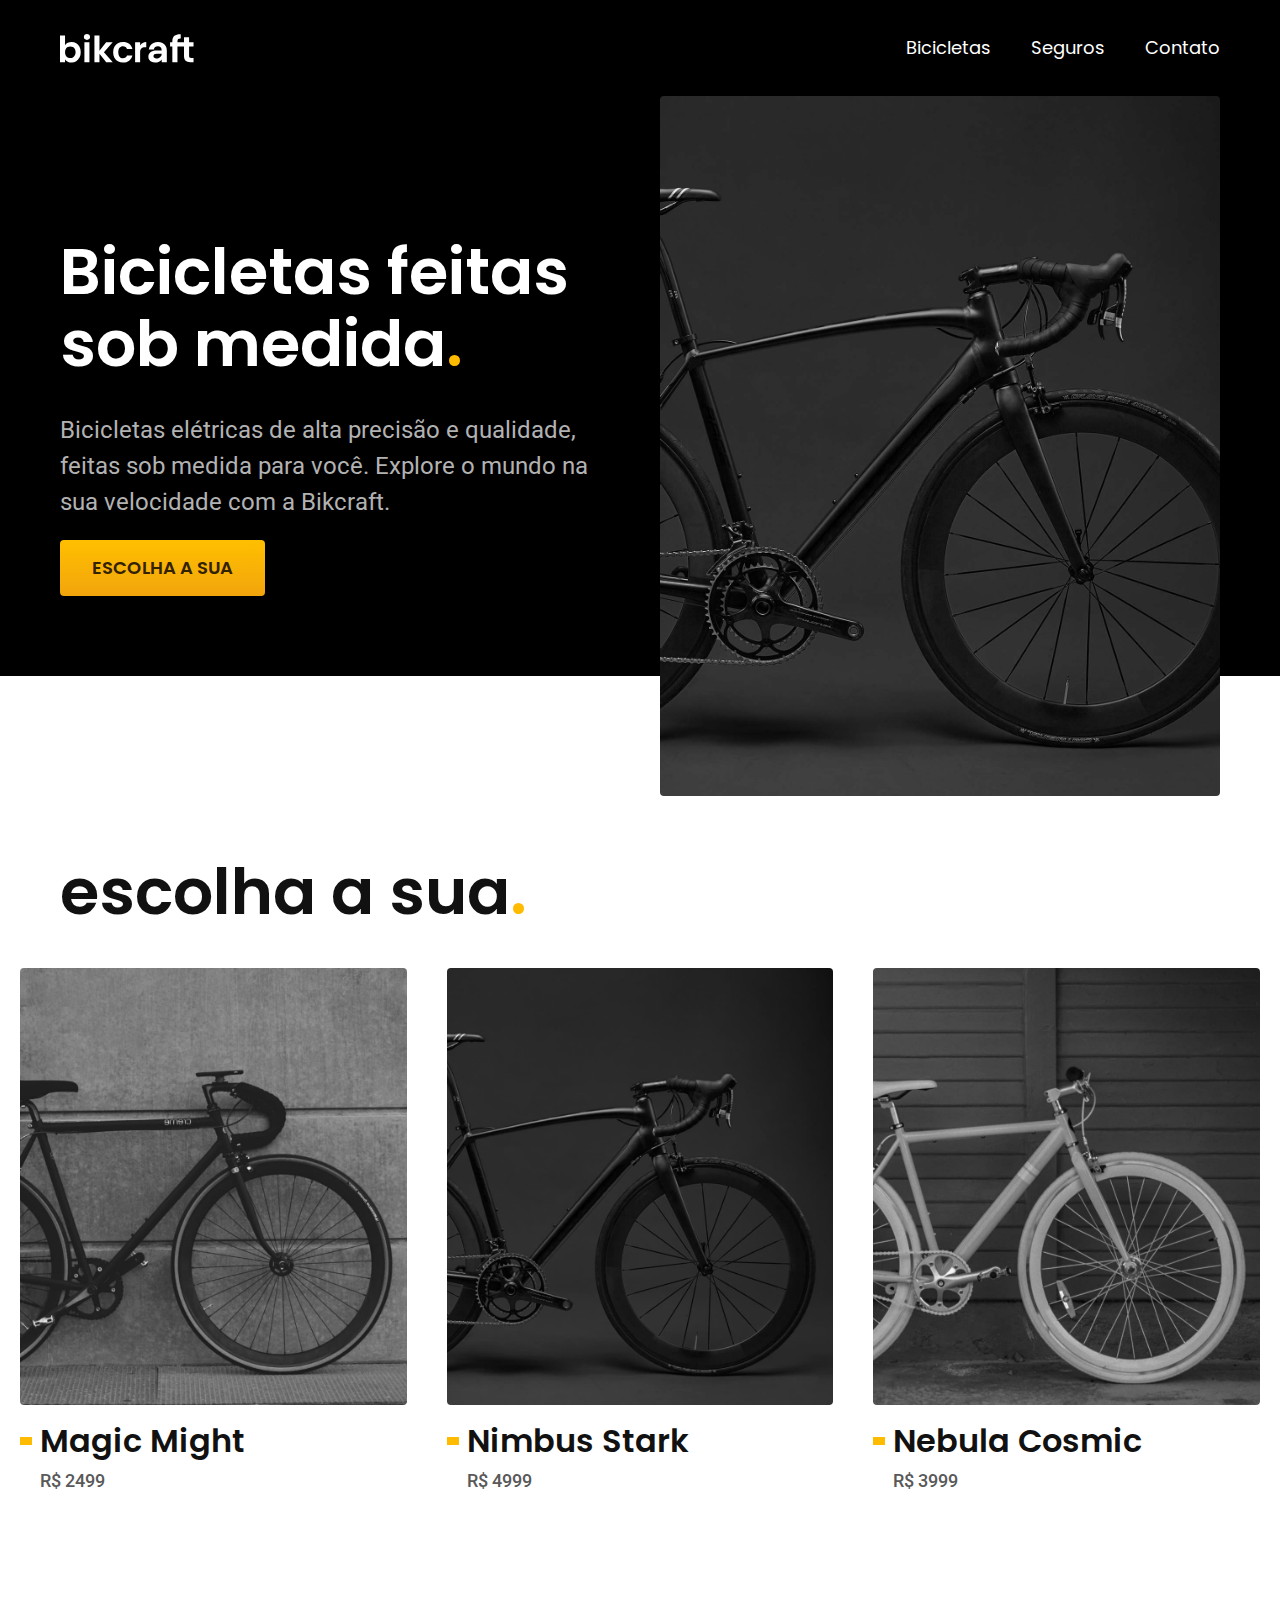
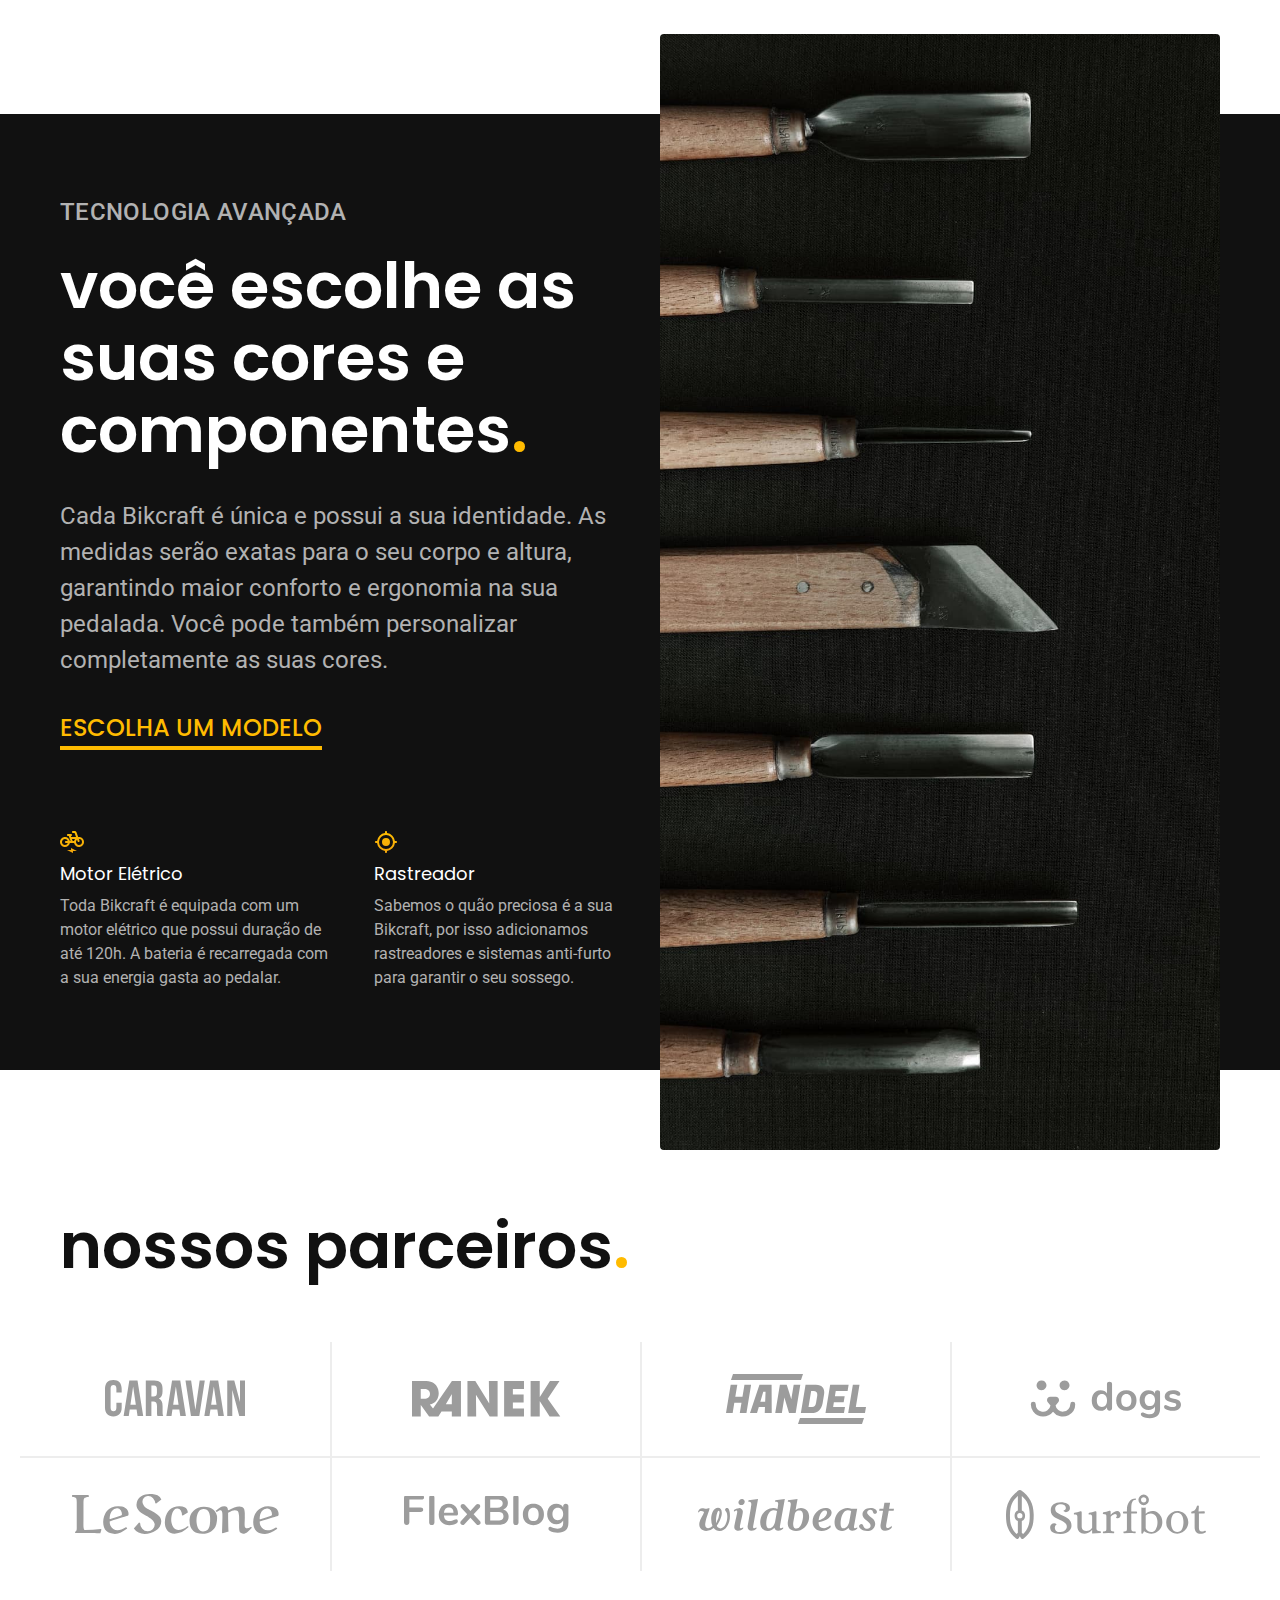
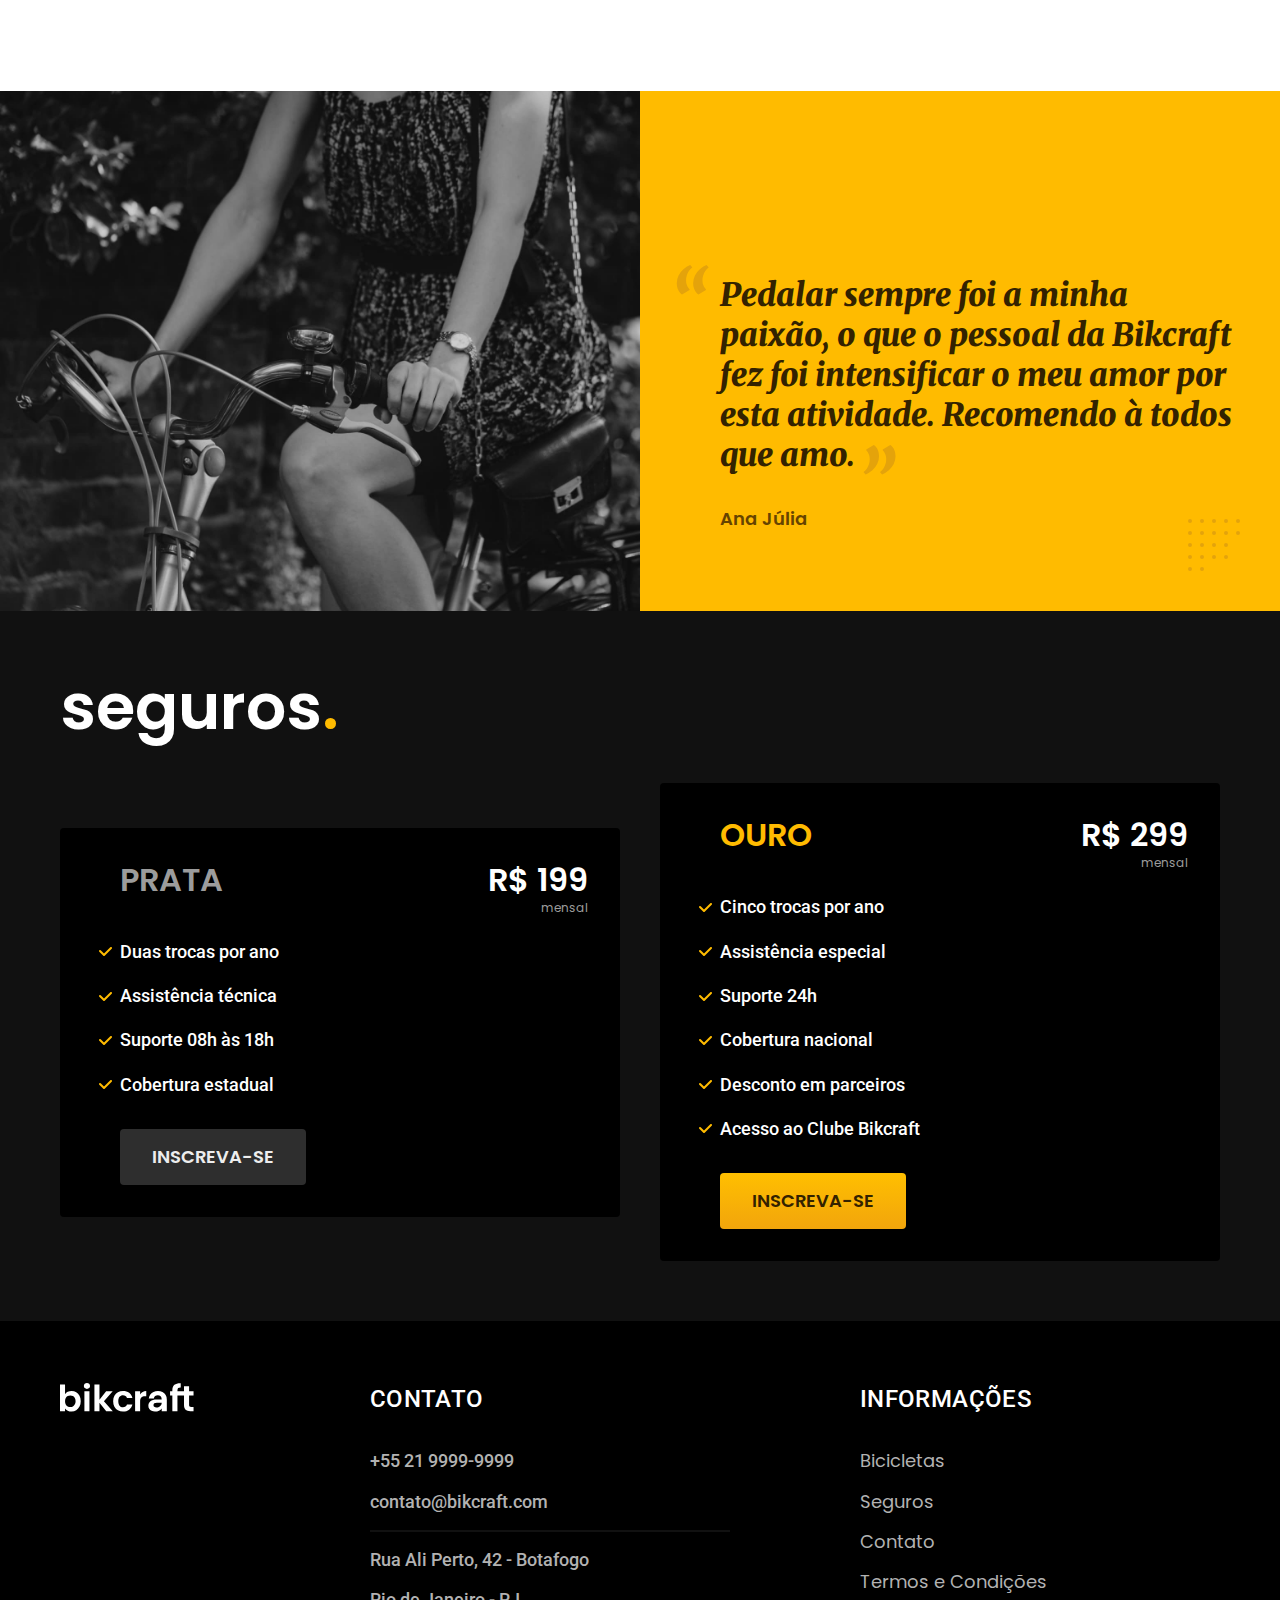
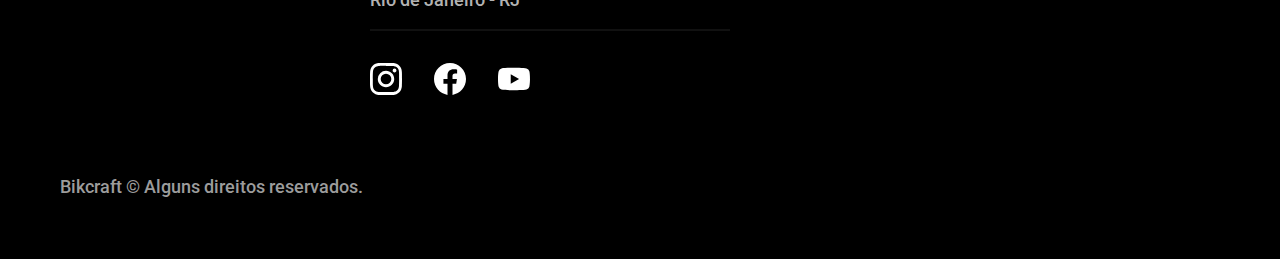
<file: index.html>
<!DOCTYPE html>
<html lang="pt-br">
<head>
    <meta charset="UTF-8">
    <meta name="viewport" content="width=device-width, initial-scale=1.0">
    <meta name="description" content="Bicicletas elétricas de alta precisão e qualidade, feitas sob medida para o cliente. Explore o mundo na sua velocidade com a Bikcraft.">
    <title>Bikcraft - Bicicletas Elétricas</title>

    <link rel="icon" href="./favicon.svg" type="image/svg+xml">
    <link rel="preload" href="./css/style.css" as="style">
    <link rel="stylesheet" href="./css/style.css">
    
    <link rel="preconnect" href="https://fonts.googleapis.com">
    <link rel="preconnect" href="https://fonts.gstatic.com" crossorigin>
    <link href="https://fonts.googleapis.com/css2?family=Merriweather:ital,wght@1,900&family=Poppins:wght@400;600&family=Roboto:wght@400;500&display=swap" rel="stylesheet">

    <script>document.documentElement.classList.add('js');</script>
</head>
<body>
    <header class="header-bg">
        <div class="header container">
            <a href="./">
                <img src="./img/bikcraft.svg" alt="Bikcraft">
            </a>

            <nav aria-label="primaria">
                <ul class="header-menu font-1-m cor-0">
                    <li><a href="./bicicletas.html">Bicicletas</a></li>
                    <li><a href="./seguros.html">Seguros</a></li>
                    <li><a href="./contato.html">Contato</a></li>
                </ul>
            </nav>
        </div>
    </header>

    <main class="introducao-bg">
        <div class="introducao container">
            <div class="introducao-conteudo">
              <h1 class="font-1-xxl cor-0 fadeInDown" data-anime="200">Bicicletas feitas sob medida<span class="cor-p1">.</span></h1>
              <p class="font-2-l cor-5 fadeInDown" data-anime="400">Bicicletas elétricas de alta precisão e qualidade, feitas sob medida para você. Explore o mundo na sua velocidade com a Bikcraft.</p>
              <a class="botao fadeInDown" data-anime="600" href="./bicicletas.html">Escolha a sua</a>
            </div>
            <picture data-anime="800" class="fadeInDown">
              <source media="(max-width: 800px)" srcset="./img/bicicletas/nimbus.jpg">
              <img src="./img/fotos/introducao.jpg" width="1280" height="1600" alt="Bicicleta elétrica preta.">
            </picture>
          </div>
    </main>

    <article class="bicicletas-lista">
        <h2 class="container font-1-xxl">escolha a sua<span class="cor-p1">.</span></h2>

        <ul>
            <li>
                <a href="./bicicletas/magic.html">
                    <img src="./img/bicicletas/magic-home.jpg" alt="Bicicleta preta">
                    <h3 class="font-1-xl">Magic Might</h3>
                    <span class="font-2-m cor-8">R$ 2499</span>
                </a>
            </li>
            <li>
                <a href="./bicicletas/nimbus.html">
                    <img src="./img/bicicletas/nimbus-home.jpg" alt="Bicicleta preta">
                    <h3 class="font-1-xl">Nimbus Stark</h3>
                    <span class="font-2-m cor-8">R$ 4999</span>
                </a>
            </li>
            <li>
                <a href="./bicicletas/nebula.html">
                    <img src="./img/bicicletas/nebula-home.jpg" alt="Bicicleta preta">
                    <h3 class="font-1-xl">Nebula Cosmic</h3>
                    <span class="font-2-m cor-8">R$ 3999</span>
                </a>
            </li>
        </ul>
    </article>

    <article class="tecnologia-bg">
        <div class="tecnologia container">
            <div class="tecnologia-conteudo">
                <span class="font-2-l-b cor-5">Tecnologia Avançada</span>
                <h2 class="font-1-xxl cor-0">você escolhe as suas cores e componentes<span class="cor-p1">.</span></h2>
                <p class="font-2-l cor-5">Cada Bikcraft é única e possui a sua identidade. As medidas serão exatas para o seu corpo e altura, garantindo maior conforto e ergonomia na sua pedalada. Você pode também personalizar completamente as suas cores.</p>
                <a class="link" href="./bicicletas.html">Escolha um modelo</a>
                <div class="tecnologia-vantagens">
                    <div>
                      <img src="./img/icones/eletrica.svg" width="24" height="24" alt="">
                      <h3 class="font-1-m cor-0">Motor Elétrico</h3>
                      <p class="font-2-s cor-5">Toda Bikcraft é equipada com um motor elétrico que possui duração de até 120h. A bateria é recarregada com a sua energia gasta ao pedalar.</p>
                    </div>
                    <div>
                      <img src="./img/icones/rastreador.svg" width="24" height="24" alt="">
                      <h3 class="font-1-m cor-0">Rastreador</h3>
                      <p class="font-2-s cor-5">Sabemos o quão preciosa é a sua Bikcraft, por isso adicionamos rastreadores e sistemas anti-furto para garantir o seu sossego.</p>
                    </div>
                  </div>
            </div>

            <div class="tecnologia-imagem">
                <img src="./img/fotos/tecnologia.jpg" width="1200" height="1920" alt="">
            </div>
        </div>
    </article>

    <section class="parceiros" aria-label="Nossos Parceiros">
        <h2 class="container font-1-xxl">nossos parceiros<span class="cor-p1">.</span></h2>
        <ul>
            <li><img src="./img/parceiros/caravan.svg" alt="Caravan" width="140" height="38"></li>
            <li><img src="./img/parceiros/ranek.svg" alt="Ranek" width="149" height="36"></li>
            <li><img src="./img/parceiros/handel.svg" alt="Handel" width="140" height="50"></li>
            <li><img src="./img/parceiros/dogs.svg" alt="Dogs" width="152" height="39"></li>
            <li><img src="./img/parceiros/lescone.svg" alt="LeScone" width="208" height="41"></li>
            <li><img src="./img/parceiros/flexblog.svg" alt="FlexBlog" width="165" height="38"></li>
            <li><img src="./img/parceiros/wildbeast.svg" alt="Wildbeast" width="196" height="34"></li>
            <li><img src="./img/parceiros/surfbot.svg" alt="Surfbot" width="200" height="49"></li>
        </ul>
    </section>

    <section class="depoimento" aria-label="Depoimento">
        <div>
            <img src="./img/fotos/depoimento.jpg" alt="Pessoa pedalando uma bicicleta Bikcraft">
        </div>
        <div class="depoimento-conteudo">
            <blockquote class="font-1-xl cor-p5">
                <p>Pedalar sempre foi a minha paixão, o que o pessoal da Bikcraft fez foi intensificar o meu amor por esta atividade. Recomendo à todos que amo.</p>
            </blockquote>
            <span class="font-1-m-b cor-p4">Ana Júlia</span>
        </div>
    </section>

    <article class="seguros-bg">
        <div class="seguros container">
            <h2 class="font-1-xxl cor-0">seguros<span class="cor-p1">.</span></h2>
            <div class="seguros-item">
                <h3 class="font-1-xl cor-6">PRATA</h3>
                <span class="font-1-xl cor-0">R$ 199 <span class="font-1-xs cor-6">mensal</span></span>
                <ul class="font-2-m cor-0">
                    <li>Duas trocas por ano</li>
                    <li>Assistência técnica</li>
                    <li>Suporte 08h às 18h</li>
                    <li>Cobertura estadual</li>
                </ul>
                <a class="botao secundario" href="./orcamento.html">Inscreva-se</a>
            </div>
            <div class="seguros-item">
                <h3 class="font-1-xl cor-p1">OURO</h3>
                <span class="font-1-xl cor-0">R$ 299 <span class="font-1-xs cor-6">mensal</span></span>
                <ul class="font-2-m cor-0">
                    <li>Cinco trocas por ano</li>
                    <li>Assistência especial</li>
                    <li>Suporte 24h</li>
                    <li>Cobertura nacional</li>
                    <li>Desconto em parceiros</li>
                    <li>Acesso ao Clube Bikcraft</li>
                </ul>
                <a class="botao" href="./orcamento.html">Inscreva-se</a>
              </div>
        </div>
    </article>

    <footer class="footer-bg">
        <div class="footer container">
            <img src="./img/bikcraft.svg" width="136" height="32" alt="Bikcraft">
            <div class="footer-contato">
              <h3 class="font-2-l-b cor-0">Contato</h3>
              <ul class="font-2-m cor-5">
                <li><a href="tel:+552199999999">+55 21 9999-9999</a></li>
                <li><a href="mailto:contato@bikcraft.com">contato@bikcraft.com</a></li>
                <li>Rua Ali Perto, 42 - Botafogo</li>
                <li>Rio de Janeiro - RJ</li>
              </ul>
              <div class="footer-redes">
                <a href="./">
                  <img src="./img/redes/instagram.svg" width="32" height="32" alt="Instagram">
                </a>
                <a href="./">
                  <img src="./img/redes/facebook.svg" width="32" height="32" alt="Facebook">
                </a>
                <a href="./">
                  <img src="./img/redes/youtube.svg" width="32" height="32" alt="Youtube">
                </a>
              </div>
            </div>
            <div class="footer-informacoes">
              <h3 class="font-2-l-b cor-0">Informações</h3>
              <nav>
                <ul class="font-1-m cor-5">
                  <li><a href="./bicicletas.html">Bicicletas</a></li>
                  <li><a href="./seguros.html">Seguros</a></li>
                  <li><a href="./contato.html">Contato</a></li>
                  <li><a href="./termos.html">Termos e Condições</a></li>
                </ul>
              </nav>
            </div>
            <p class="footer-copy font-2-m cor-6">Bikcraft © Alguns direitos reservados.</p>
          </div>
    </footer>
    <script src="./js/plugins/simple-anime.js"></script>
    <script src="./js/script.js"></script>
</body>
</html>
</file>
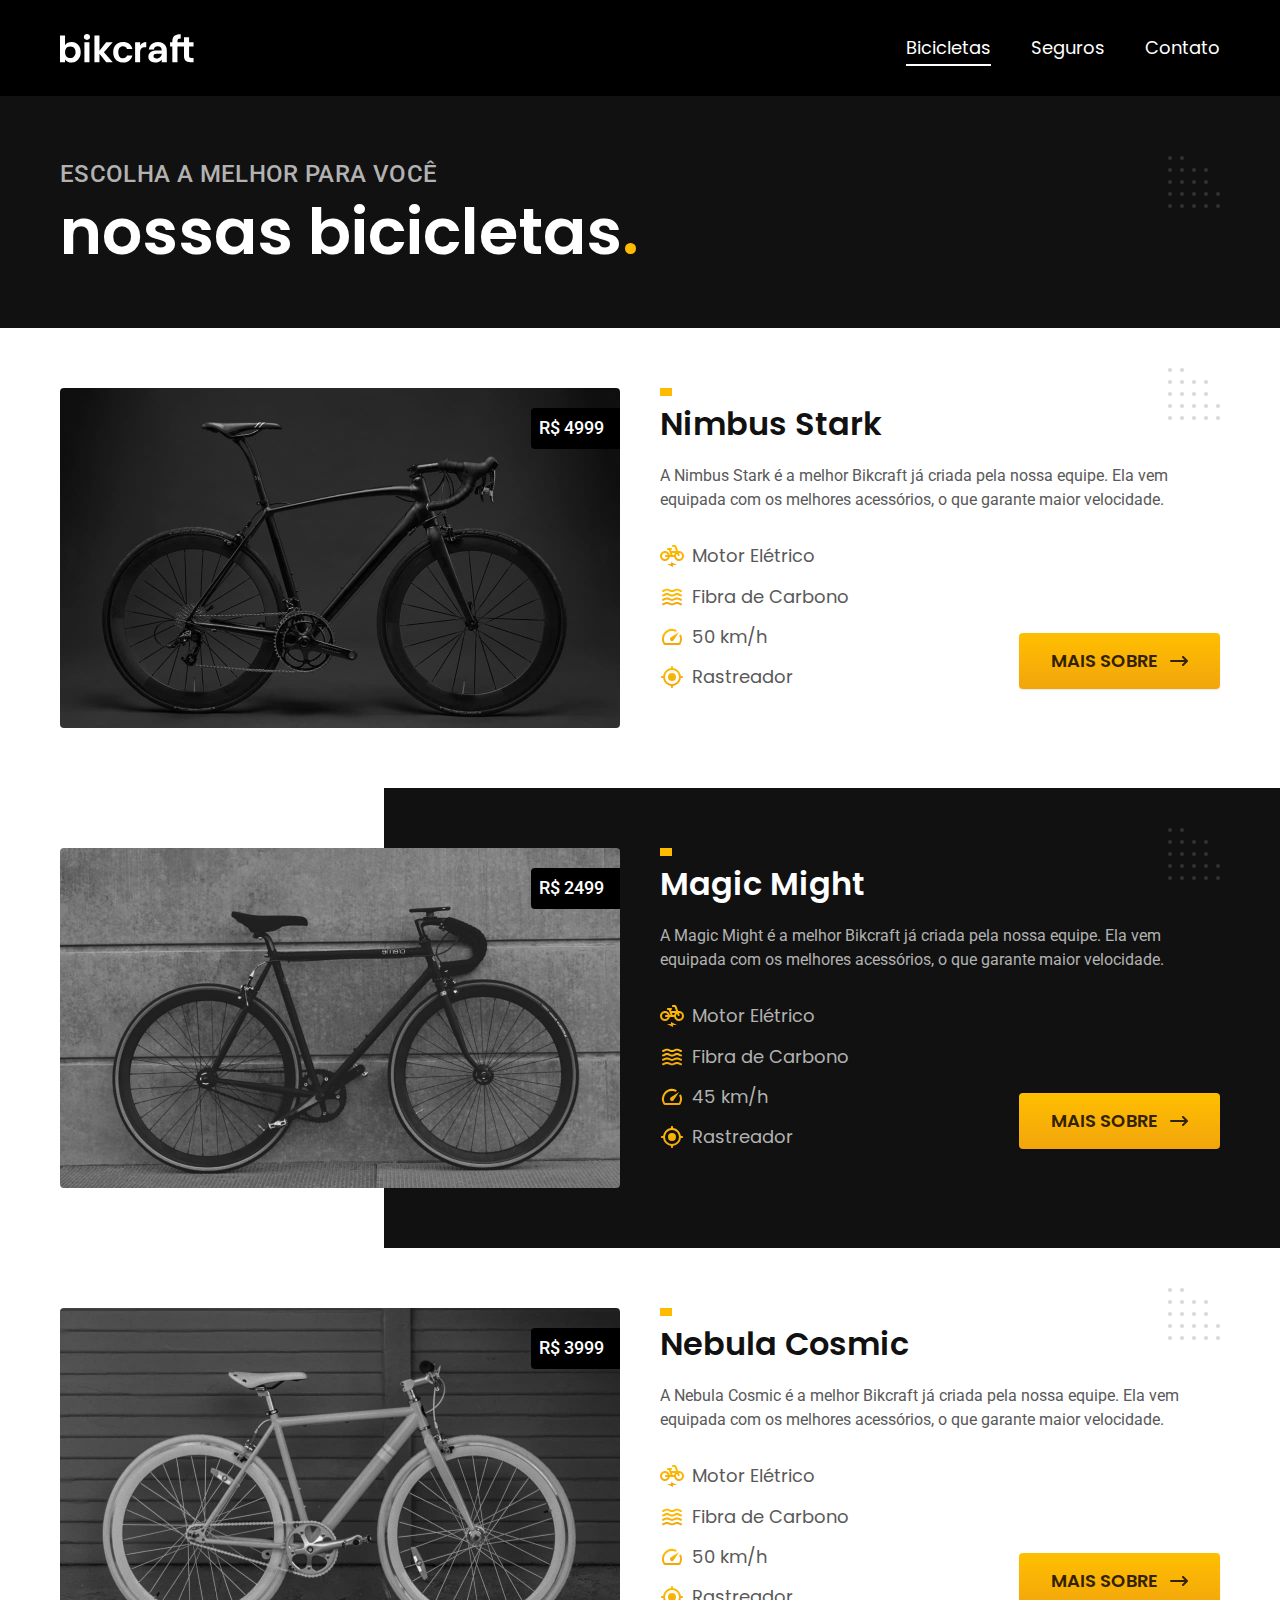
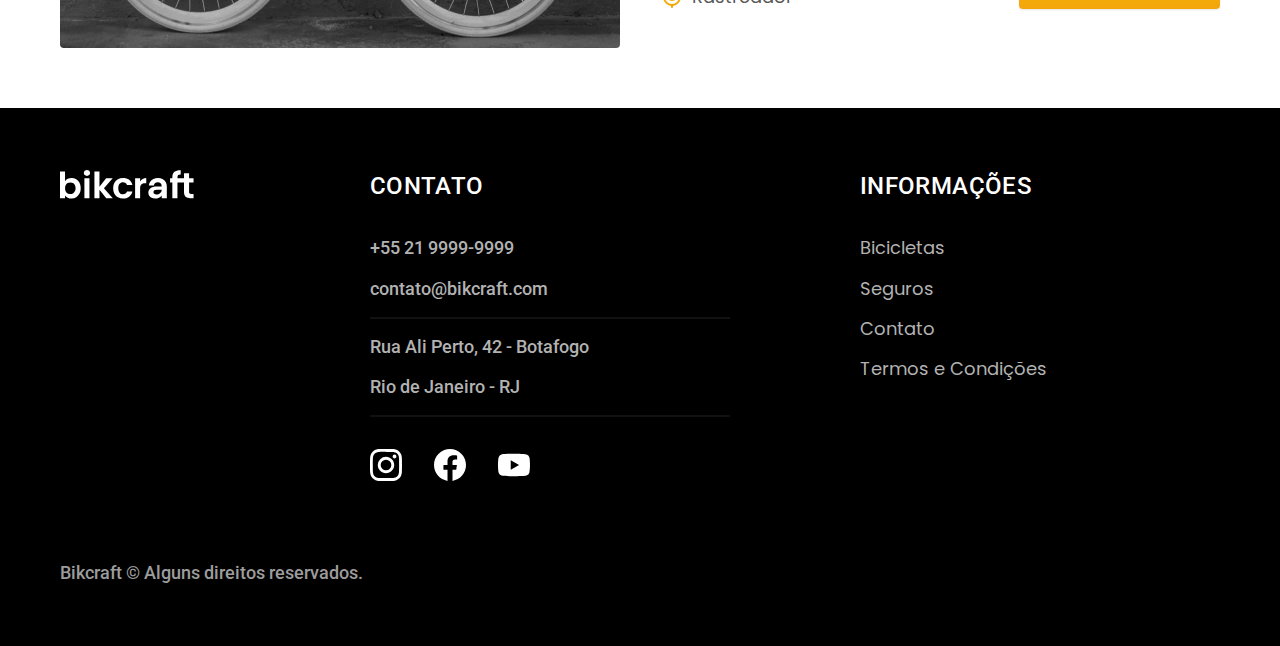
<file: bicicletas.html>
<!DOCTYPE html>
<html lang="pt-br">

<head>
  <meta charset="UTF-8">
  <meta name="viewport" content="width=device-width, initial-scale=1.0">

  <title>Bicicletas | Bikcraft</title>
  <meta name="description" content="Bicicletas">

<link rel="icon" href="./favicon.svg" type="image/svg+xml">
    <link rel="preload" href="./css/style.css" as="style">
  <link rel="stylesheet" href="./css/style.css">

    <link rel="preconnect" href="https://fonts.googleapis.com">
    <link rel="preconnect" href="https://fonts.gstatic.com" crossorigin>
    <link href="https://fonts.googleapis.com/css2?family=Merriweather:ital,wght@1,900&family=Poppins:wght@400;600&family=Roboto:wght@400;500&display=swap" rel="stylesheet">
    <script>document.documentElement.classList.add('js');</script>
</head>

<body id="bicicletas">
  <header class="header-bg">
    <div class="header container">
      <a href="./">
        <img src="./img/bikcraft.svg" alt="Bikcraft">
      </a>

      <nav aria-label="primaria">
        <ul class="header-menu font-1-m cor-0">
          <li><a href="./bicicletas.html">Bicicletas</a></li>
          <li><a href="./seguros.html">Seguros</a></li>
          <li><a href="./contato.html">Contato</a></li>
        </ul>
      </nav>
    </div>
  </header>

  <main>
    <div class="titulo-bg">
      <div class="titulo container">
        <p class="font-2-l-b cor-5">Escolha a melhor para você</p>
        <h1 class="font-1-xxl cor-0">nossas bicicletas<span class="cor-p1">.</span></h1>
      </div>
    </div>

    <div class="bicicletas container">
      <div class="bicicletas-imagem">
        <img src="./img/bicicletas/nimbus.jpg" alt="Bicicleta preta">
        <span class="font-2-m cor-0">R$ 4999</span>
      </div>
      <div class="bicicletas-conteudo">
        <h2 class="font-1-xl">Nimbus Stark</h2>
        <p class="font-2-s cor-8">A Nimbus Stark é a melhor Bikcraft já criada pela nossa equipe. Ela vem equipada com os melhores acessórios, o que garante maior velocidade.</p>
        <ul class="font-1-m cor-8">
          <li>
            <img src="./img/icones/eletrica.svg" alt="">
            Motor Elétrico
          </li>
          <li>
            <img src="./img/icones/carbono.svg" alt="">
            Fibra de Carbono
          </li>
          <li>
            <img src="./img/icones/velocidade.svg" alt="">
            50 km/h
          </li>
          <li>
            <img src="./img/icones/rastreador.svg" alt="">
            Rastreador
          </li>
        </ul>
        <a class="botao seta" href="./bicicletas/nimbus.html">Mais Sobre</a>
      </div>
    </div>

    <div class="bicicletas-bg">
      <div class="bicicletas container">
        <div class="bicicletas-imagem">
          <img src="./img/bicicletas/magic.jpg" alt="Bicicleta preta">
          <span class="font-2-m cor-0">R$ 2499</span>
        </div>
        <div class="bicicletas-conteudo">
          <h2 class="font-1-xl cor-0">Magic Might</h2>
          <p class="font-2-s cor-5">A Magic Might é a melhor Bikcraft já criada pela nossa equipe. Ela vem equipada com os melhores acessórios, o que garante maior velocidade.</p>
          <ul class="font-1-m cor-5">
            <li>
              <img src="./img/icones/eletrica.svg" alt="">
              Motor Elétrico
            </li>
            <li>
              <img src="./img/icones/carbono.svg" alt="">
              Fibra de Carbono
            </li>
            <li>
              <img src="./img/icones/velocidade.svg" alt="">
              45 km/h
            </li>
            <li>
              <img src="./img/icones/rastreador.svg" alt="">
              Rastreador
            </li>
          </ul>
          <a class="botao seta" href="./bicicletas/magic.html">Mais Sobre</a>
        </div>
      </div>
    </div>

    <div class="bicicletas container">
      <div class="bicicletas-imagem">
        <img src="./img/bicicletas/nebula.jpg" alt="Bicicleta preta">
        <span class="font-2-m cor-0">R$ 3999</span>
      </div>
      <div class="bicicletas-conteudo">
        <h2 class="font-1-xl">Nebula Cosmic</h2>
        <p class="font-2-s cor-8">A Nebula Cosmic é a melhor Bikcraft já criada pela nossa equipe. Ela vem equipada com os melhores acessórios, o que garante maior velocidade.</p>
        <ul class="font-1-m cor-8">
          <li>
            <img src="./img/icones/eletrica.svg" alt="">
            Motor Elétrico
          </li>
          <li>
            <img src="./img/icones/carbono.svg" alt="">
            Fibra de Carbono
          </li>
          <li>
            <img src="./img/icones/velocidade.svg" alt="">
            50 km/h
          </li>
          <li>
            <img src="./img/icones/rastreador.svg" alt="">
            Rastreador
          </li>
        </ul>
        <a class="botao seta" href="./bicicletas/nebula.html">Mais Sobre</a>
      </div>
    </div>

  </main>

  <footer class="footer-bg">
    <div class="footer container">
      <img src="./img/bikcraft.svg" alt="Bikcraft">
      <div class="footer-contato">
        <h3 class="font-2-l-b cor-0">Contato</h3>
        <ul class="font-2-m cor-5">
          <li><a href="tel:+552199999999">+55 21 9999-9999</a></li>
          <li><a href="mailto:contato@bikcraft.com">contato@bikcraft.com</a></li>
          <li>Rua Ali Perto, 42 - Botafogo</li>
          <li>Rio de Janeiro - RJ</li>
        </ul>
        <div class="footer-redes">
          <a href="./">
            <img src="./img/redes/instagram.svg" alt="Instagram">
          </a>
          <a href="./">
            <img src="./img/redes/facebook.svg" alt="Facebook">
          </a>
          <a href="./">
            <img src="./img/redes/youtube.svg" alt="Youtube">
          </a>
        </div>
      </div>
      <div class="footer-informacoes">
        <h3 class="font-2-l-b cor-0">Informações</h3>
        <nav>
          <ul class="font-1-m cor-5">
            <li><a href="./bicicletas.html">Bicicletas</a></li>
            <li><a href="./seguros.html">Seguros</a></li>
            <li><a href="./contato.html">Contato</a></li>
            <li><a href="./termos.html">Termos e Condições</a></li>
          </ul>
        </nav>
      </div>
      <p class="footer-copy font-2-m cor-6">Bikcraft © Alguns direitos reservados.</p>
    </div>
  </footer>
    <script src="./js/script.js"></script>
</body>

</html>
</file>
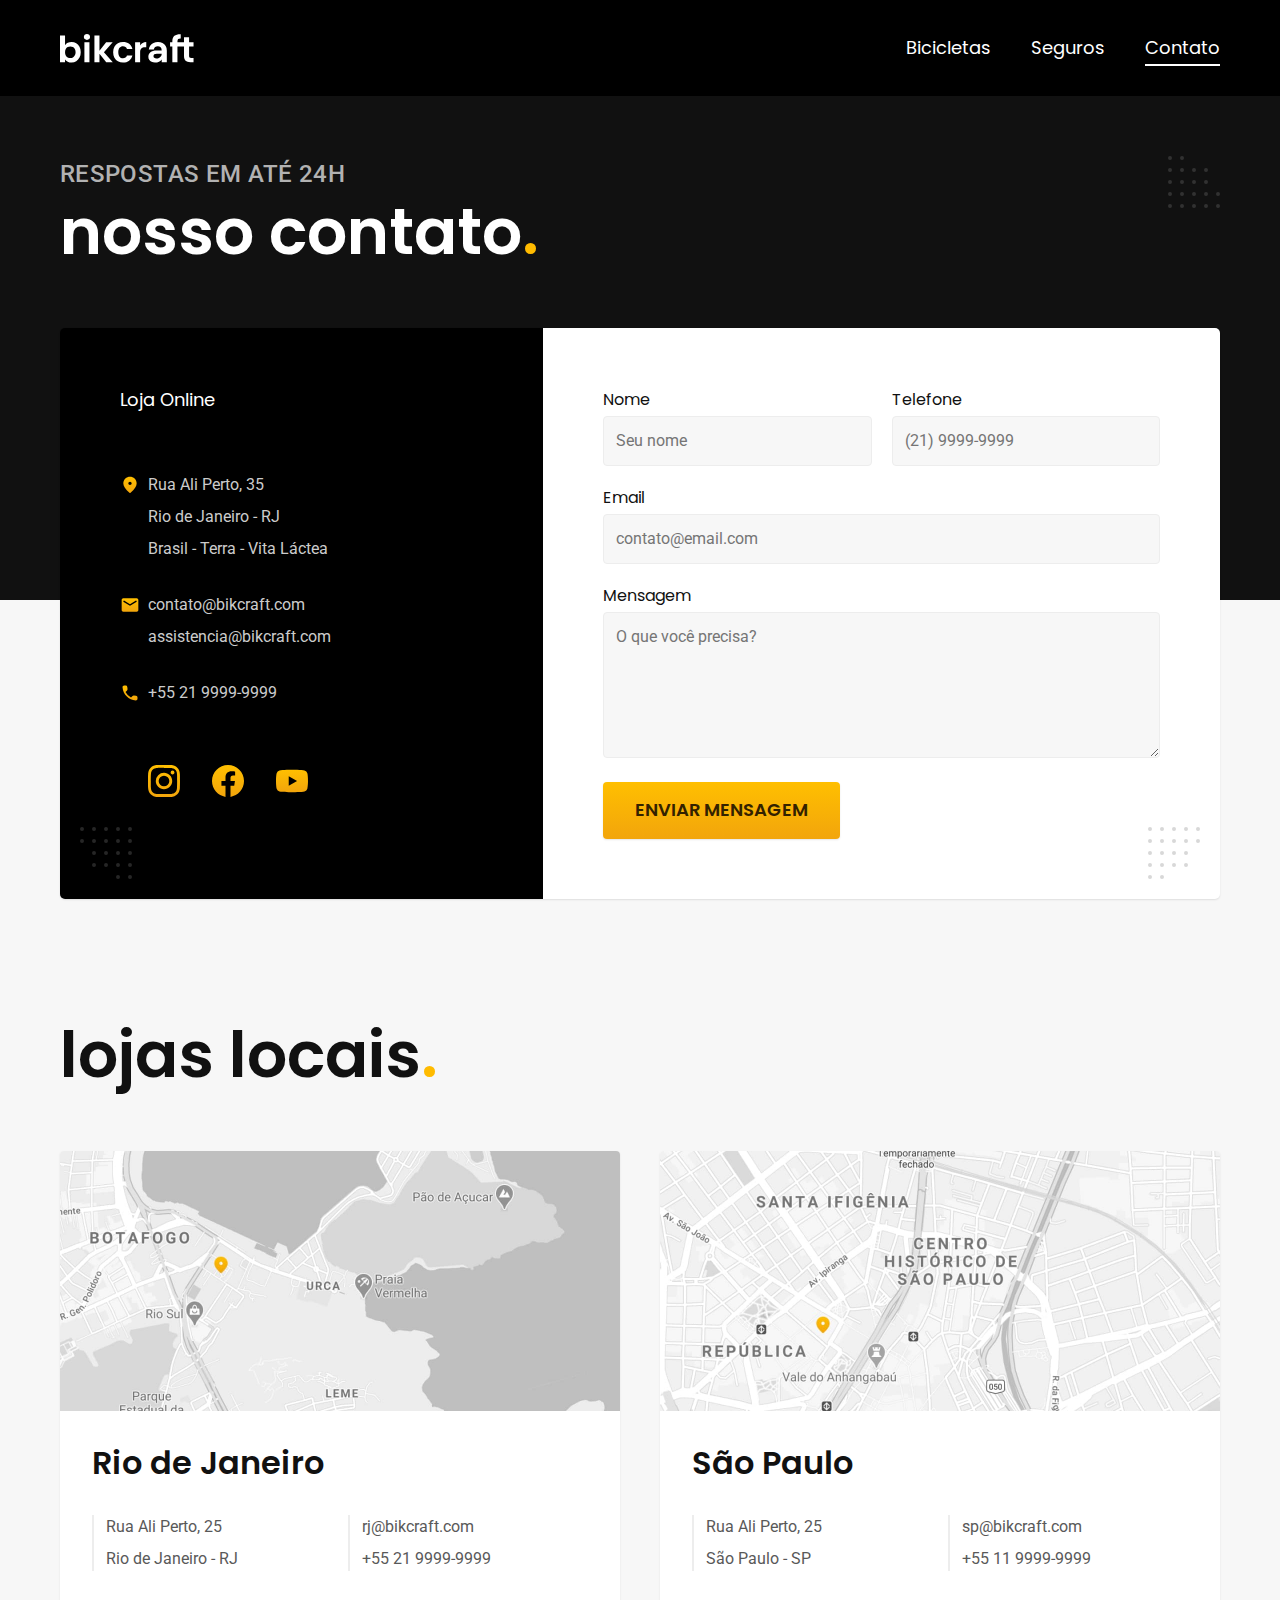
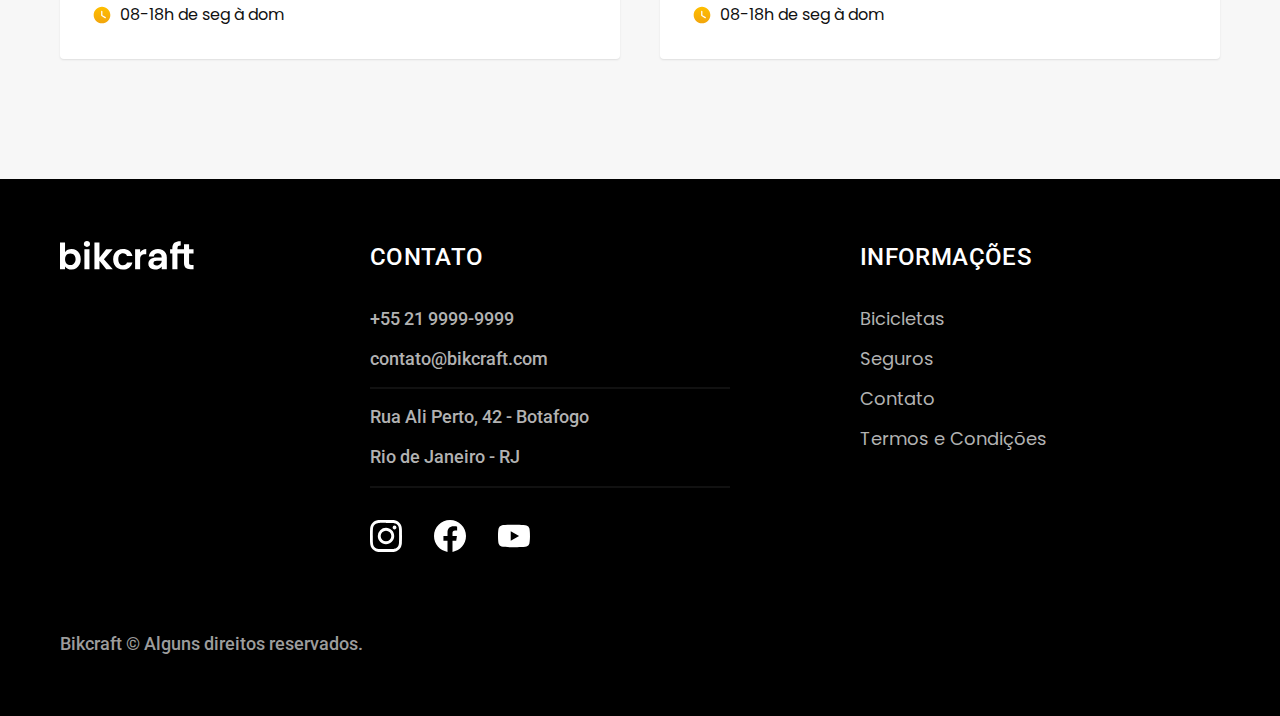
<file: contato.html>
<!DOCTYPE html>
<html lang="pt-br">

<head>
  <meta charset="UTF-8">
  <meta name="viewport" content="width=device-width, initial-scale=1.0">

  <title>Contato | Bikcraft</title>
  <meta name="description" content="Contato.">

<link rel="icon" href="./favicon.svg" type="image/svg+xml">
    <link rel="preload" href="./css/style.css" as="style">
  <link rel="stylesheet" href="./css/style.css">

  <link rel="preconnect" href="https://fonts.googleapis.com">
    <link rel="preconnect" href="https://fonts.gstatic.com" crossorigin>
    <link href="https://fonts.googleapis.com/css2?family=Merriweather:ital,wght@1,900&family=Poppins:wght@400;600&family=Roboto:wght@400;500&display=swap" rel="stylesheet">
    <script>document.documentElement.classList.add('js');</script>
</head>

<body id="contato">
  <header class="header-bg">
    <div class="header container">
      <a href="./">
        <img src="./img/bikcraft.svg" alt="Bikcraft">
      </a>

      <nav aria-label="primaria">
        <ul class="header-menu font-1-m cor-0">
          <li><a href="./bicicletas.html">Bicicletas</a></li>
          <li><a href="./seguros.html">Seguros</a></li>
          <li><a href="./contato.html">Contato</a></li>
        </ul>
      </nav>
    </div>
  </header>

  <main>
    <div class="titulo-bg">
      <div class="titulo container">
        <p class="font-2-l-b cor-5">Respostas em até 24h</p>
        <h1 class="font-1-xxl cor-0">nosso contato<span class="cor-p1">.</span></h1>
      </div>
    </div>

    <div class="contato container">
      <section class="contato-dados" aria-label="Endereço">
        <h2 class="font-1-m cor-0">Loja Online</h2>
        <div class="contato-endereco font-2-s cor-4">
          <p>Rua Ali Perto, 35</p>
          <p>Rio de Janeiro - RJ</p>
          <p>Brasil - Terra - Vita Láctea</p>
        </div>
        <address class="contato-meios font-2-s cor-4">
          <a href="mailto:contato@bikcraft.com">contato@bikcraft.com</a>
          <a href="mailto:assistencia@bikcraft.com">assistencia@bikcraft.com</a>
          <a href="tel:+552199999999">+55 21 9999-9999</a>
        </address>
        <div class="contato-redes">
          <a href="./">
            <img src="./img/redes/instagram-p.svg" alt="Instagram">
          </a>
          <a href="./">
            <img src="./img/redes/facebook-p.svg" alt="Facebook">
          </a>
          <a href="./">
            <img src="./img/redes/youtube-p.svg" alt="Youtube">
          </a>
        </div>
      </section>
      <section class="contato-formulario" aria-label="Formulário">
        <form class="form" action="./contato.html">
          <div>
            <label for="nome">Nome</label>
            <input type="text" id="nome" name="nome" placeholder="Seu nome">
          </div>
          <div>
            <label for="telefone">Telefone</label>
            <input type="text" id="telefone" name="telefone" placeholder="(21) 9999-9999">
          </div>
          <div class="col-2">
            <label for="email">Email</label>
            <input type="email" id="email" name="email" placeholder="contato@email.com">
          </div>
          <div class="col-2">
            <label for="mensagem">Mensagem</label>
            <textarea rows="5" id="mensagem" name="mensagem" placeholder="O que você precisa?"></textarea>
          </div>
          <button class="botao col-2">Enviar Mensagem</button>
        </form>
      </section>
    </div>
  </main>

  <article class="lojas container">
    <h2 class="font-1-xxl">lojas locais<span class="cor-p1">.</span></h2>
    <div class="lojas-item">
      <img src="./img/lojas/rj.jpg" alt="mapa marcando o endereço em Rua Ali Perto, 25 - Rio de Janeiro - RJ">
      <div class="lojas-conteudo">
        <h3 class="font-1-xl">Rio de Janeiro</h3>
        <div class="lojas-dados font-2-s cor-8">
          <p>Rua Ali Perto, 25</p>
          <p>Rio de Janeiro - RJ</p>
        </div>
        <div class="lojas-dados font-2-s cor-8">
          <a href="mailto:rj@bikcraft.com">rj@bikcraft.com</a>
          <a href="tel:+552199999999">+55 21 9999-9999</a>
        </div>
        <p class="lojas-tempo font-1-s"><img src="./img/icones/horario.svg" alt="">08-18h de seg à dom</p>
      </div>
    </div>

    <div class="lojas-item">
      <img src="./img/lojas/sp.jpg" alt="mapa marcando o endereço em Rua Ali Perto, 25 - São Paulo - SP">
      <div class="lojas-conteudo">
        <h3 class="font-1-xl">São Paulo</h3>
        <div class="lojas-dados font-2-s cor-8">
          <p>Rua Ali Perto, 25</p>
          <p>São Paulo - SP</p>
        </div>
        <div class="lojas-dados font-2-s cor-8">
          <a href="mailto:sp@bikcraft.com">sp@bikcraft.com</a>
          <a href="tel:+551199999999">+55 11 9999-9999</a>
        </div>
        <p class="lojas-tempo font-1-s"><img src="./img/icones/horario.svg" alt="">08-18h de seg à dom</p>
      </div>
    </div>
  </article>

  <footer class="footer-bg">
    <div class="footer container">
      <img src="./img/bikcraft.svg" alt="Bikcraft">
      <div class="footer-contato">
        <h3 class="font-2-l-b cor-0">Contato</h3>
        <ul class="font-2-m cor-5">
          <li><a href="tel:+552199999999">+55 21 9999-9999</a></li>
          <li><a href="mailto:contato@bikcraft.com">contato@bikcraft.com</a></li>
          <li>Rua Ali Perto, 42 - Botafogo</li>
          <li>Rio de Janeiro - RJ</li>
        </ul>
        <div class="footer-redes">
          <a href="./">
            <img src="./img/redes/instagram.svg" alt="Instagram">
          </a>
          <a href="./">
            <img src="./img/redes/facebook.svg" alt="Facebook">
          </a>
          <a href="./">
            <img src="./img/redes/youtube.svg" alt="Youtube">
          </a>
        </div>
      </div>
      <div class="footer-informacoes">
        <h3 class="font-2-l-b cor-0">Informações</h3>
        <nav>
          <ul class="font-1-m cor-5">
            <li><a href="./bicicletas.html">Bicicletas</a></li>
            <li><a href="./seguros.html">Seguros</a></li>
            <li><a href="./contato.html">Contato</a></li>
            <li><a href="./termos.html">Termos e Condições</a></li>
          </ul>
        </nav>
      </div>
      <p class="footer-copy font-2-m cor-6">Bikcraft © Alguns direitos reservados.</p>
    </div>
  </footer>
    <script src="./js/script.js"></script>
</body>

</html>
</file>
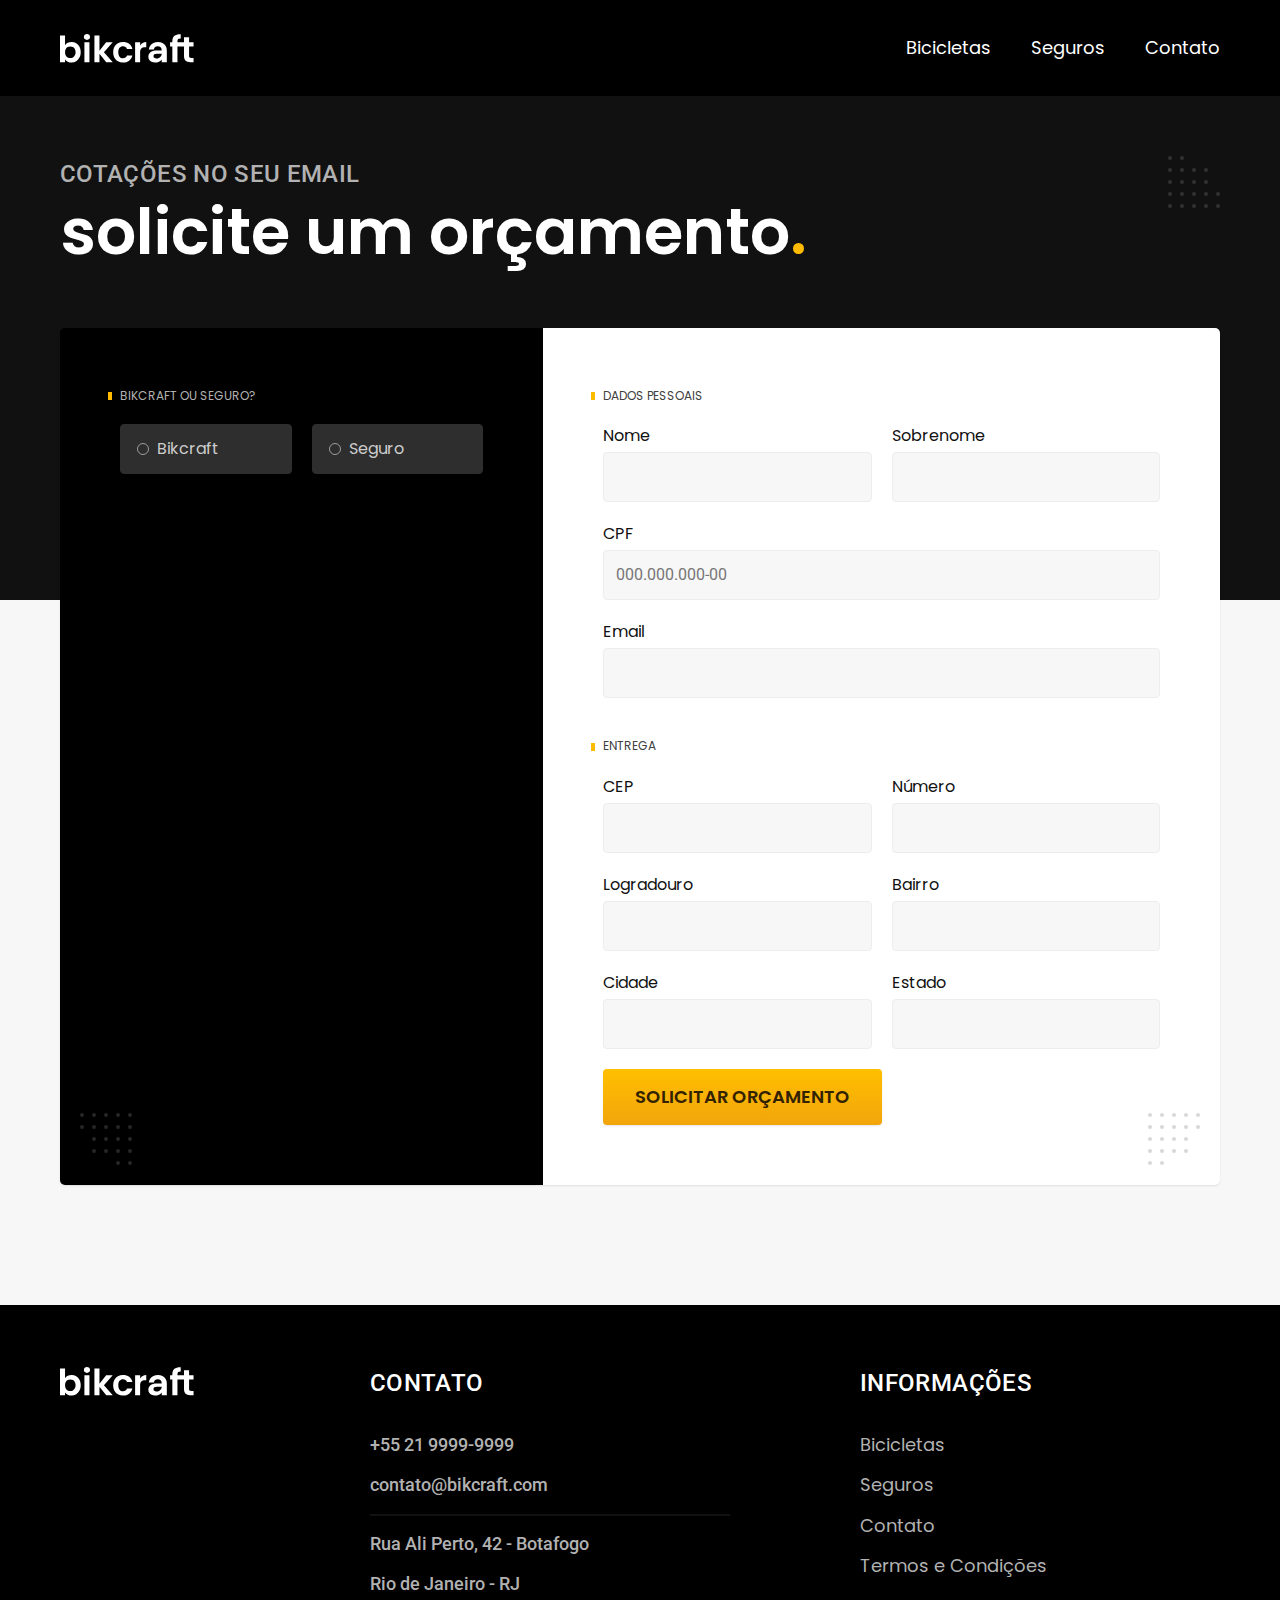
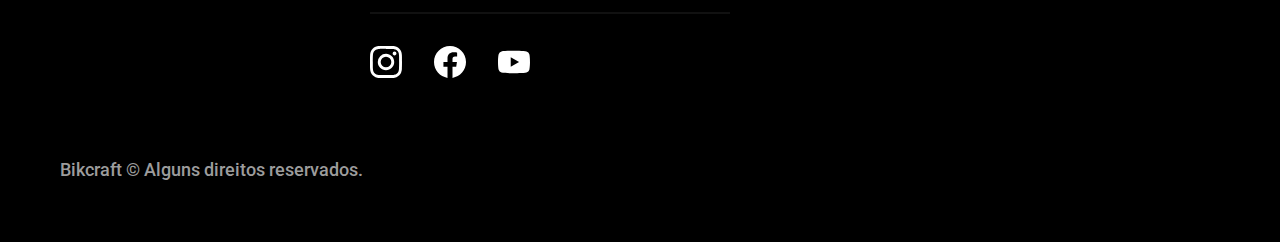
<file: orcamento.html>
<!DOCTYPE html>
<html lang="pt-br">

<head>
  <meta charset="UTF-8">
  <meta name="viewport" content="width=device-width, initial-scale=1.0">

  <title>Orçamento | Bikcraft</title>
  <meta name="description" content="Orçamento.">

<link rel="icon" href="./favicon.svg" type="image/svg+xml">
    <link rel="preload" href="./css/style.css" as="style">
  <link rel="stylesheet" href="./css/style.css">

  <link rel="preconnect" href="https://fonts.googleapis.com">
    <link rel="preconnect" href="https://fonts.gstatic.com" crossorigin>
    <link href="https://fonts.googleapis.com/css2?family=Merriweather:ital,wght@1,900&family=Poppins:wght@400;600&family=Roboto:wght@400;500&display=swap" rel="stylesheet">
    <script>document.documentElement.classList.add('js');</script>
</head>

<body id="orcamento">
  <header class="header-bg">
    <div class="header container">
      <a href="./">
        <img src="./img/bikcraft.svg" alt="Bikcraft">
      </a>

      <nav aria-label="primaria">
        <ul class="header-menu font-1-m cor-0">
          <li><a href="./bicicletas.html">Bicicletas</a></li>
          <li><a href="./seguros.html">Seguros</a></li>
          <li><a href="./contato.html">Contato</a></li>
        </ul>
      </nav>
    </div>
  </header>

  <main>
    <div class="titulo-bg">
      <div class="titulo container">
        <p class="font-2-l-b cor-5">Cotações no seu email</p>
        <h1 class="font-1-xxl cor-0">solicite um orçamento<span class="cor-p1">.</span></h1>
      </div>
    </div>

    <form class="orcamento container" action="./orcamento.html">
      <div class="orcamento-produto">
        <h2 class="font-1-xs cor-5">Bikcraft ou Seguro?</h2>

        <input type="radio" name="tipo" value="bikcraft" id="bikcraft">
        <label for="bikcraft">Bikcraft</label>

        <input type="radio" name="tipo" value="seguro" id="seguro">
        <label for="seguro">Seguro</label>

        <div class="orcamento-conteudo" id="orcamento-bikcraft">
          <h2 class="font-1-xs cor-5">Escolha a sua</h2>

          <input type="radio" name="produto" value="nimbus" id="nimbus">
          <label for="nimbus">Nimbus Stark <span>R$ 4999</span></label>
          <div class="orcamento-detalhes">
            <ul class="font-1-xs cor-8">
              <li><img src="./img/icones/eletrica.svg" alt=""> Motor Elétrico</li>
              <li><img src="./img/icones/carbono.svg" alt=""> Fibra de Carbono</li>
              <li><img src="./img/icones/velocidade.svg" alt=""> 50 km/h</li>
              <li><img src="./img/icones/rastreador.svg" alt=""> Rastreador</li>
            </ul>
            <img src="./img/bicicletas/nimbus.jpg" alt="Bicicleta preta">
          </div>

          <input type="radio" name="produto" value="magic" id="magic">
          <label for="magic">Magic Might <span>R$ 2499</span></label>
          <div class="orcamento-detalhes">
            <ul class="font-1-xs cor-8">
              <li><img src="./img/icones/eletrica.svg" alt=""> Motor Elétrico</li>
              <li><img src="./img/icones/carbono.svg" alt=""> Fibra de Carbono</li>
              <li><img src="./img/icones/velocidade.svg" alt=""> 45 km/h</li>
              <li><img src="./img/icones/rastreador.svg" alt=""> Rastreador</li>
            </ul>
            <img src="./img/bicicletas/magic.jpg" alt="Bicicleta preta">
          </div>

          <input type="radio" name="produto" value="nebula" id="nebula">
          <label for="nebula">Nebula Cosmic <span>R$ 3999</span></label>
          <div class="orcamento-detalhes">
            <ul class="font-1-xs cor-8">
              <li><img src="./img/icones/eletrica.svg" alt=""> Motor Elétrico</li>
              <li><img src="./img/icones/carbono.svg" alt=""> Fibra de Carbono</li>
              <li><img src="./img/icones/velocidade.svg" alt=""> 40 km/h</li>
              <li><img src="./img/icones/rastreador.svg" alt=""> Rastreador</li>
            </ul>
            <img src="./img/bicicletas/nebula.jpg" alt="Bicicleta branca">
          </div>

        </div>

        <div class="orcamento-conteudo" id="orcamento-seguro">
          <h2 class="font-1-xs cor-5">Escolha o plano</h2>

          <input type="radio" name="produto" value="prata" id="prata">
          <label for="prata">Prata <span>R$ 199</span></label>

          <input type="radio" name="produto" value="ouro" id="ouro">
          <label for="ouro">Ouro <span>R$ 299</span></label>
        </div>
      </div>
      <div class="orcamento-dados form">
        <h2 class="font-1-xs cor-9 col-2">dados pessoais</h2>
        <div>
          <label for="nome">Nome</label>
          <input type="text" id="nome" name="nome">
        </div>
        <div>
          <label for="sobrenome">Sobrenome</label>
          <input type="text" id="sobrenome" name="sobrenome">
        </div>
        <div class="col-2">
          <label for="cpf">CPF</label>
          <input type="text" id="cpf" name="cpf" placeholder="000.000.000-00">
        </div>
        <div class="col-2">
          <label for="email">Email</label>
          <input type="email" id="email" name="email">
        </div>
        <h2 class="font-1-xs cor-9 col-2">entrega</h2>
        <div>
          <label for="cep">CEP</label>
          <input type="text" id="cep" name="cep">
        </div>
        <div>
          <label for="numero">Número</label>
          <input type="text" id="numero" name="numero">
        </div>
        <div>
          <label for="logradouro">Logradouro</label>
          <input type="text" id="logradouro" name="logradouro">
        </div>
        <div>
          <label for="bairro">Bairro</label>
          <input type="text" id="bairro" name="bairro">
        </div>
        <div>
          <label for="cidade">Cidade</label>
          <input type="text" id="cidade" name="cidade">
        </div>
        <div>
          <label for="estado">Estado</label>
          <input type="text" id="estado" name="estado">
        </div>
        <button class="botao col-2">Solicitar Orçamento</button>
      </div>
    </form>
  </main>

  <footer class="footer-bg">
    <div class="footer container">
      <img src="./img/bikcraft.svg" alt="Bikcraft">
      <div class="footer-contato">
        <h3 class="font-2-l-b cor-0">Contato</h3>
        <ul class="font-2-m cor-5">
          <li><a href="tel:+552199999999">+55 21 9999-9999</a></li>
          <li><a href="mailto:contato@bikcraft.com">contato@bikcraft.com</a></li>
          <li>Rua Ali Perto, 42 - Botafogo</li>
          <li>Rio de Janeiro - RJ</li>
        </ul>
        <div class="footer-redes">
          <a href="./">
            <img src="./img/redes/instagram.svg" alt="Instagram">
          </a>
          <a href="./">
            <img src="./img/redes/facebook.svg" alt="Facebook">
          </a>
          <a href="./">
            <img src="./img/redes/youtube.svg" alt="Youtube">
          </a>
        </div>
      </div>
      <div class="footer-informacoes">
        <h3 class="font-2-l-b cor-0">Informações</h3>
        <nav>
          <ul class="font-1-m cor-5">
            <li><a href="./bicicletas.html">Bicicletas</a></li>
            <li><a href="./seguros.html">Seguros</a></li>
            <li><a href="./contato.html">Contato</a></li>
            <li><a href="./termos.html">Termos e Condições</a></li>
          </ul>
        </nav>
      </div>
      <p class="footer-copy font-2-m cor-6">Bikcraft © Alguns direitos reservados.</p>
    </div>
  </footer>
    <script src="./js/script.js"></script>
</body>

</html>
</file>
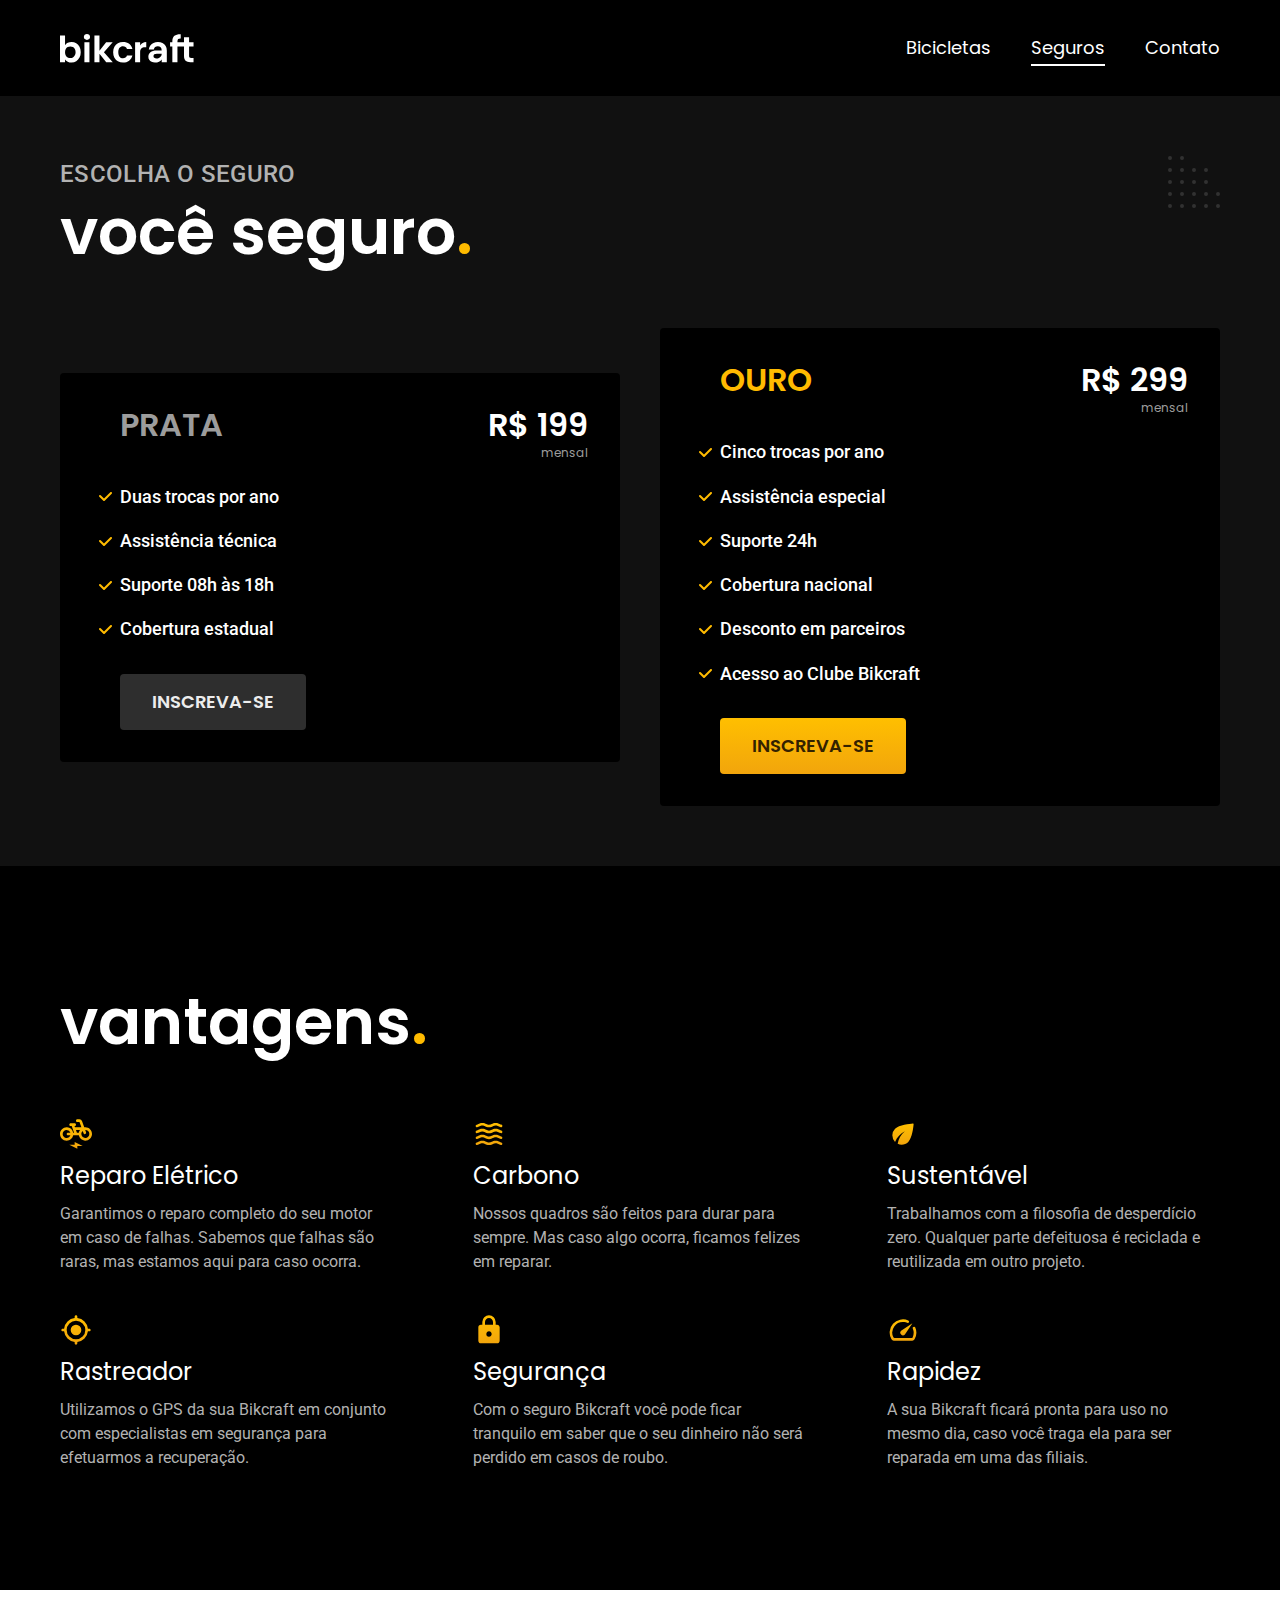
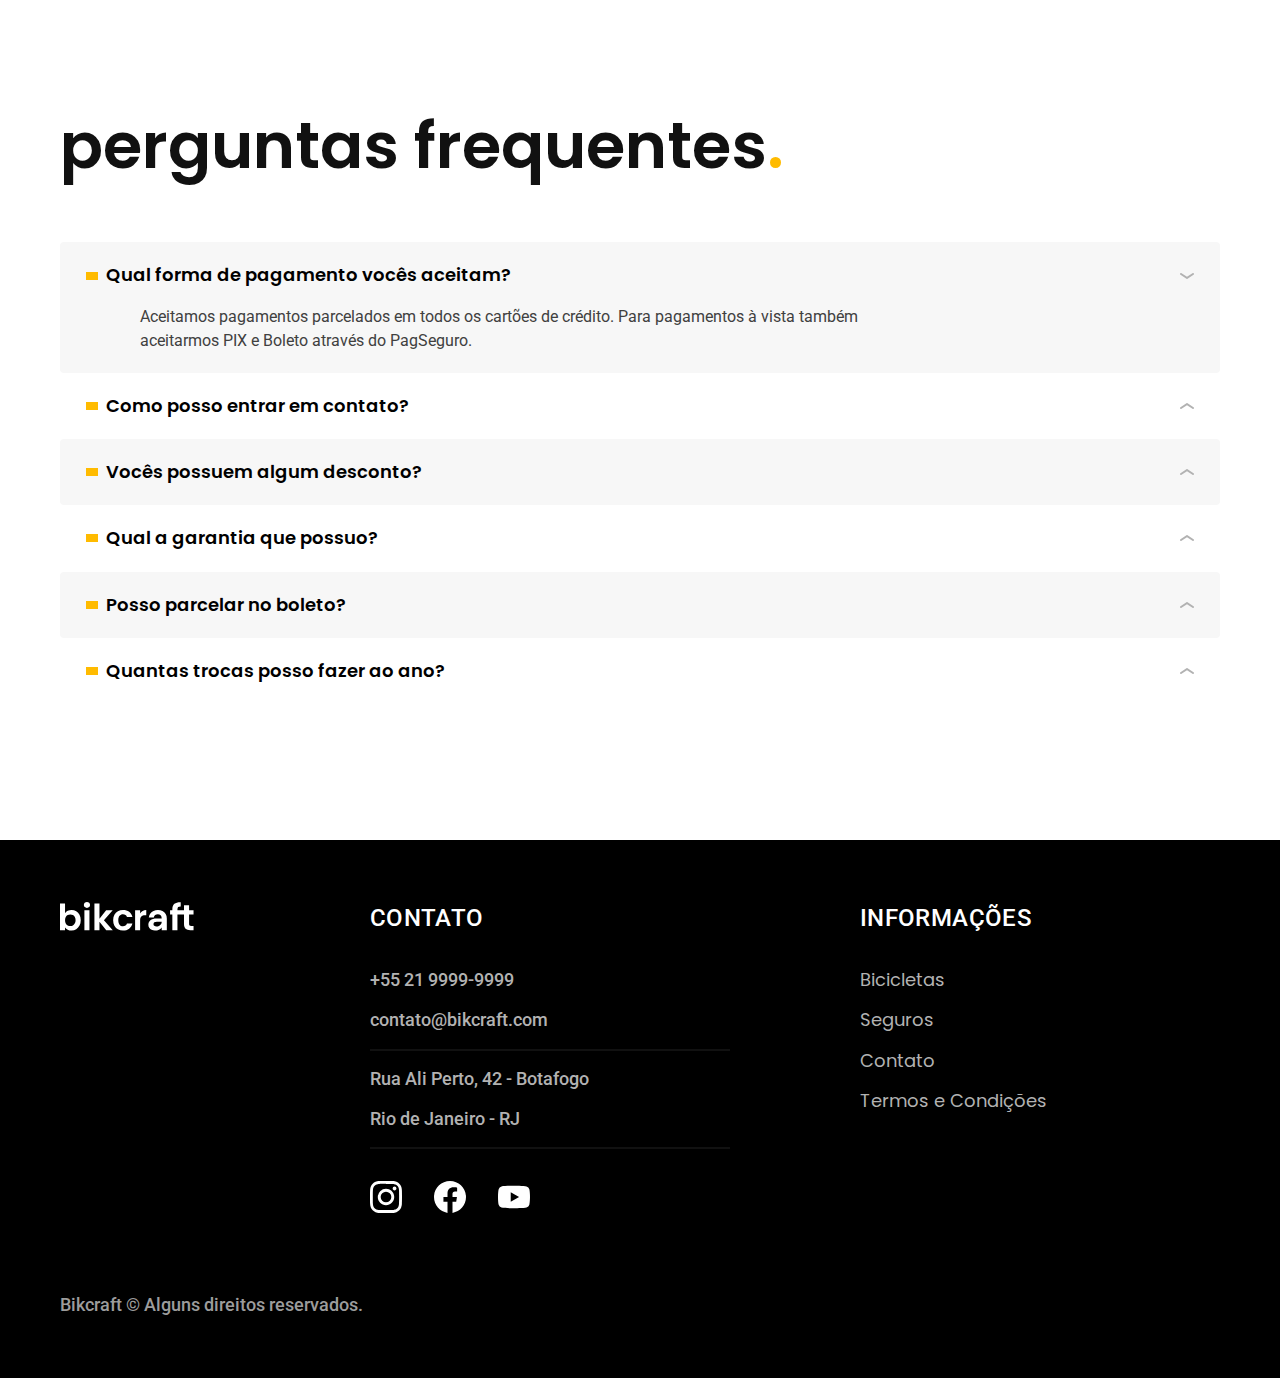
<file: seguros.html>
<!DOCTYPE html>
<html lang="pt-br">

<head>
  <meta charset="UTF-8">
  <meta name="viewport" content="width=device-width, initial-scale=1.0">

  <title>Seguros | Bikcraft</title>
  <meta name="description" content="Termos e condições.">

    <link rel="icon" href="./favicon.svg" type="image/svg+xml">
    <link rel="preload" href="./css/style.css" as="style">
    <link rel="stylesheet" href="./css/style.css">

    <link rel="preconnect" href="https://fonts.googleapis.com">
    <link rel="preconnect" href="https://fonts.gstatic.com" crossorigin>
    <link href="https://fonts.googleapis.com/css2?family=Merriweather:ital,wght@1,900&family=Poppins:wght@400;600&family=Roboto:wght@400;500&display=swap" rel="stylesheet">
    <script>document.documentElement.classList.add('js');</script>
</head>

<body id="seguros">
  <header class="header-bg">
    <div class="header container">
      <a href="./">
        <img src="./img/bikcraft.svg" alt="Bikcraft">
      </a>

      <nav aria-label="primaria">
        <ul class="header-menu font-1-m cor-0">
          <li><a href="./bicicletas.html">Bicicletas</a></li>
          <li><a href="./seguros.html">Seguros</a></li>
          <li><a href="./contato.html">Contato</a></li>
        </ul>
      </nav>
    </div>
  </header>

  <main class="seguros-bg">
    <div class="titulo-bg">
      <div class="titulo container">
        <p class="font-2-l-b cor-5">Escolha o seguro</p>
        <h1 class="font-1-xxl cor-0">você seguro<span class="cor-p1">.</span></h1>
      </div>
    </div>

    <div class="seguros container">

      <div class="seguros-item fadeInLeft" data-anime="200">
        <h3 class="font-1-xl cor-6">PRATA</h3>
        <span class="font-1-xl cor-0">R$ 199 <span class="font-1-xs cor-6">mensal</span></span>
        <ul class="font-2-m cor-0">
          <li>Duas trocas por ano</li>
          <li>Assistência técnica</li>
          <li>Suporte 08h às 18h</li>
          <li>Cobertura estadual</li>
        </ul>
        <a class="botao secundario" href="./orcamento.html?tipo=seguro&produto=prata">Inscreva-se</a>
      </div>

      <div class="seguros-item fadeInRight" data-anime="400">
        <h3 class="font-1-xl cor-p1">OURO</h3>
        <span class="font-1-xl cor-0">R$ 299 <span class="font-1-xs cor-6">mensal</span></span>
        <ul class="font-2-m cor-0">
          <li>Cinco trocas por ano</li>
          <li>Assistência especial</li>
          <li>Suporte 24h</li>
          <li>Cobertura nacional</li>
          <li>Desconto em parceiros</li>
          <li>Acesso ao Clube Bikcraft</li>
        </ul>
        <a class="botao" href="./orcamento.html?tipo=seguro&produto=ouro">Inscreva-se</a>
      </div>
    </div>
  </main>

  <article class="vantagens-bg">
    <div class="vantagens container">
      <h2 class="font-1-xxl cor-0">vantagens<span class="cor-p1">.</span></h2>
      <ul>
        <li>
          <img src="./img/icones/eletrica.svg" alt="">
          <h3 class="font-1-l cor-0">Reparo Elétrico</h3>
          <p class="font-2-s cor-5">Garantimos o reparo completo do seu motor em caso de falhas. Sabemos que falhas são raras, mas estamos aqui para caso ocorra.</p>
        </li>
        <li>
          <img src="./img/icones/carbono.svg" alt="">
          <h3 class="font-1-l cor-0">Carbono</h3>
          <p class="font-2-s cor-5">Nossos quadros são feitos para durar para sempre. Mas caso algo ocorra, ficamos felizes em reparar.</p>
        </li>
        <li>
          <img src="./img/icones/sustentavel.svg" alt="">
          <h3 class="font-1-l cor-0">Sustentável</h3>
          <p class="font-2-s cor-5">Trabalhamos com a filosofia de desperdício zero. Qualquer parte defeituosa é reciclada e reutilizada em outro projeto.</p>
        </li>
        <li>
          <img src="./img/icones/rastreador.svg" alt="">
          <h3 class="font-1-l cor-0">Rastreador</h3>
          <p class="font-2-s cor-5">Utilizamos o GPS da sua Bikcraft em conjunto com especialistas em segurança para efetuarmos a recuperação.</p>
        </li>
        <li>
          <img src="./img/icones/seguro.svg" alt="">
          <h3 class="font-1-l cor-0">Segurança</h3>
          <p class="font-2-s cor-5">Com o seguro Bikcraft você pode ficar tranquilo em saber que o seu dinheiro não será perdido em casos de roubo.</p>
        </li>
        <li>
          <img src="./img/icones/velocidade.svg" alt="">
          <h3 class="font-1-l cor-0">Rapidez</h3>
          <p class="font-2-s cor-5">A sua Bikcraft ficará pronta para uso no mesmo dia, caso você traga ela para ser reparada em uma das filiais.</p>
        </li>
      </ul>
    </div>
  </article>

  <article class="perguntas container">
    <h2 class="font-1-xxl">perguntas frequentes<span class="cor-p1">.</span></h2>

    <dl>
      <div>
        <dt><button class="font-1-m-b" aria-controls="pergunta1" aria-expanded="true">Qual forma de pagamento vocês aceitam?</button></dt>
        <dd id="pergunta1" class="font-2-s cor-9 ativa">Aceitamos pagamentos parcelados em todos os cartões de crédito. Para pagamentos à vista também aceitarmos PIX e Boleto através do PagSeguro.</dd>
      </div>
      <div>
        <dt><button class="font-1-m-b" aria-controls="pergunta2" aria-expanded="false">Como posso entrar em contato?</button></dt>
        <dd id="pergunta2" class="font-2-s cor-9">Aceitamos pagamentos parcelados em todos os cartões de crédito. Para pagamentos à vista também aceitarmos PIX e Boleto através do PagSeguro.</dd>
      </div>
      <div>
        <dt><button class="font-1-m-b" aria-controls="pergunta3" aria-expanded="false">Vocês possuem algum desconto?</button></dt>
        <dd id="pergunta3" class="font-2-s cor-9">Aceitamos pagamentos parcelados em todos os cartões de crédito. Para pagamentos à vista também aceitarmos PIX e Boleto através do PagSeguro.</dd>
      </div>
      <div>
        <dt><button class="font-1-m-b" aria-controls="pergunta4" aria-expanded="false">Qual a garantia que possuo?</button></dt>
        <dd id="pergunta4" class="font-2-s cor-9">Aceitamos pagamentos parcelados em todos os cartões de crédito. Para pagamentos à vista também aceitarmos PIX e Boleto através do PagSeguro.</dd>
      </div>
      <div>
        <dt><button class="font-1-m-b" aria-controls="pergunta5" aria-expanded="false">Posso parcelar no boleto?</button></dt>
        <dd id="pergunta5" class="font-2-s cor-9">Aceitamos pagamentos parcelados em todos os cartões de crédito. Para pagamentos à vista também aceitarmos PIX e Boleto através do PagSeguro.</dd>
      </div>
      <div>
        <dt><button class="font-1-m-b" aria-controls="pergunta6" aria-expanded="false">Quantas trocas posso fazer ao ano?</button></dt>
        <dd id="pergunta6" class="font-2-s cor-9">Aceitamos pagamentos parcelados em todos os cartões de crédito. Para pagamentos à vista também aceitarmos PIX e Boleto através do PagSeguro.</dd>
      </div>
    </dl>
  </article>

  <footer class="footer-bg">
    <div class="footer container">
      <img src="./img/bikcraft.svg" alt="Bikcraft">
      <div class="footer-contato">
        <h3 class="font-2-l-b cor-0">Contato</h3>
        <ul class="font-2-m cor-5">
          <li><a href="tel:+552199999999">+55 21 9999-9999</a></li>
          <li><a href="mailto:contato@bikcraft.com">contato@bikcraft.com</a></li>
          <li>Rua Ali Perto, 42 - Botafogo</li>
          <li>Rio de Janeiro - RJ</li>
        </ul>
        <div class="footer-redes">
          <a href="./">
            <img src="./img/redes/instagram.svg" alt="Instagram">
          </a>
          <a href="./">
            <img src="./img/redes/facebook.svg" alt="Facebook">
          </a>
          <a href="./">
            <img src="./img/redes/youtube.svg" alt="Youtube">
          </a>
        </div>
      </div>
      <div class="footer-informacoes">
        <h3 class="font-2-l-b cor-0">Informações</h3>
        <nav>
          <ul class="font-1-m cor-5">
            <li><a href="./bicicletas.html">Bicicletas</a></li>
            <li><a href="./seguros.html">Seguros</a></li>
            <li><a href="./contato.html">Contato</a></li>
            <li><a href="./termos.html">Termos e Condições</a></li>
          </ul>
        </nav>
      </div>
      <p class="footer-copy font-2-m cor-6">Bikcraft © Alguns direitos reservados.</p>
    </div>
  </footer>
  <script src="./js/plugins/simple-anime.js"></script>
    <script src="./js/script.js"></script>
</body>

</html>
</file>
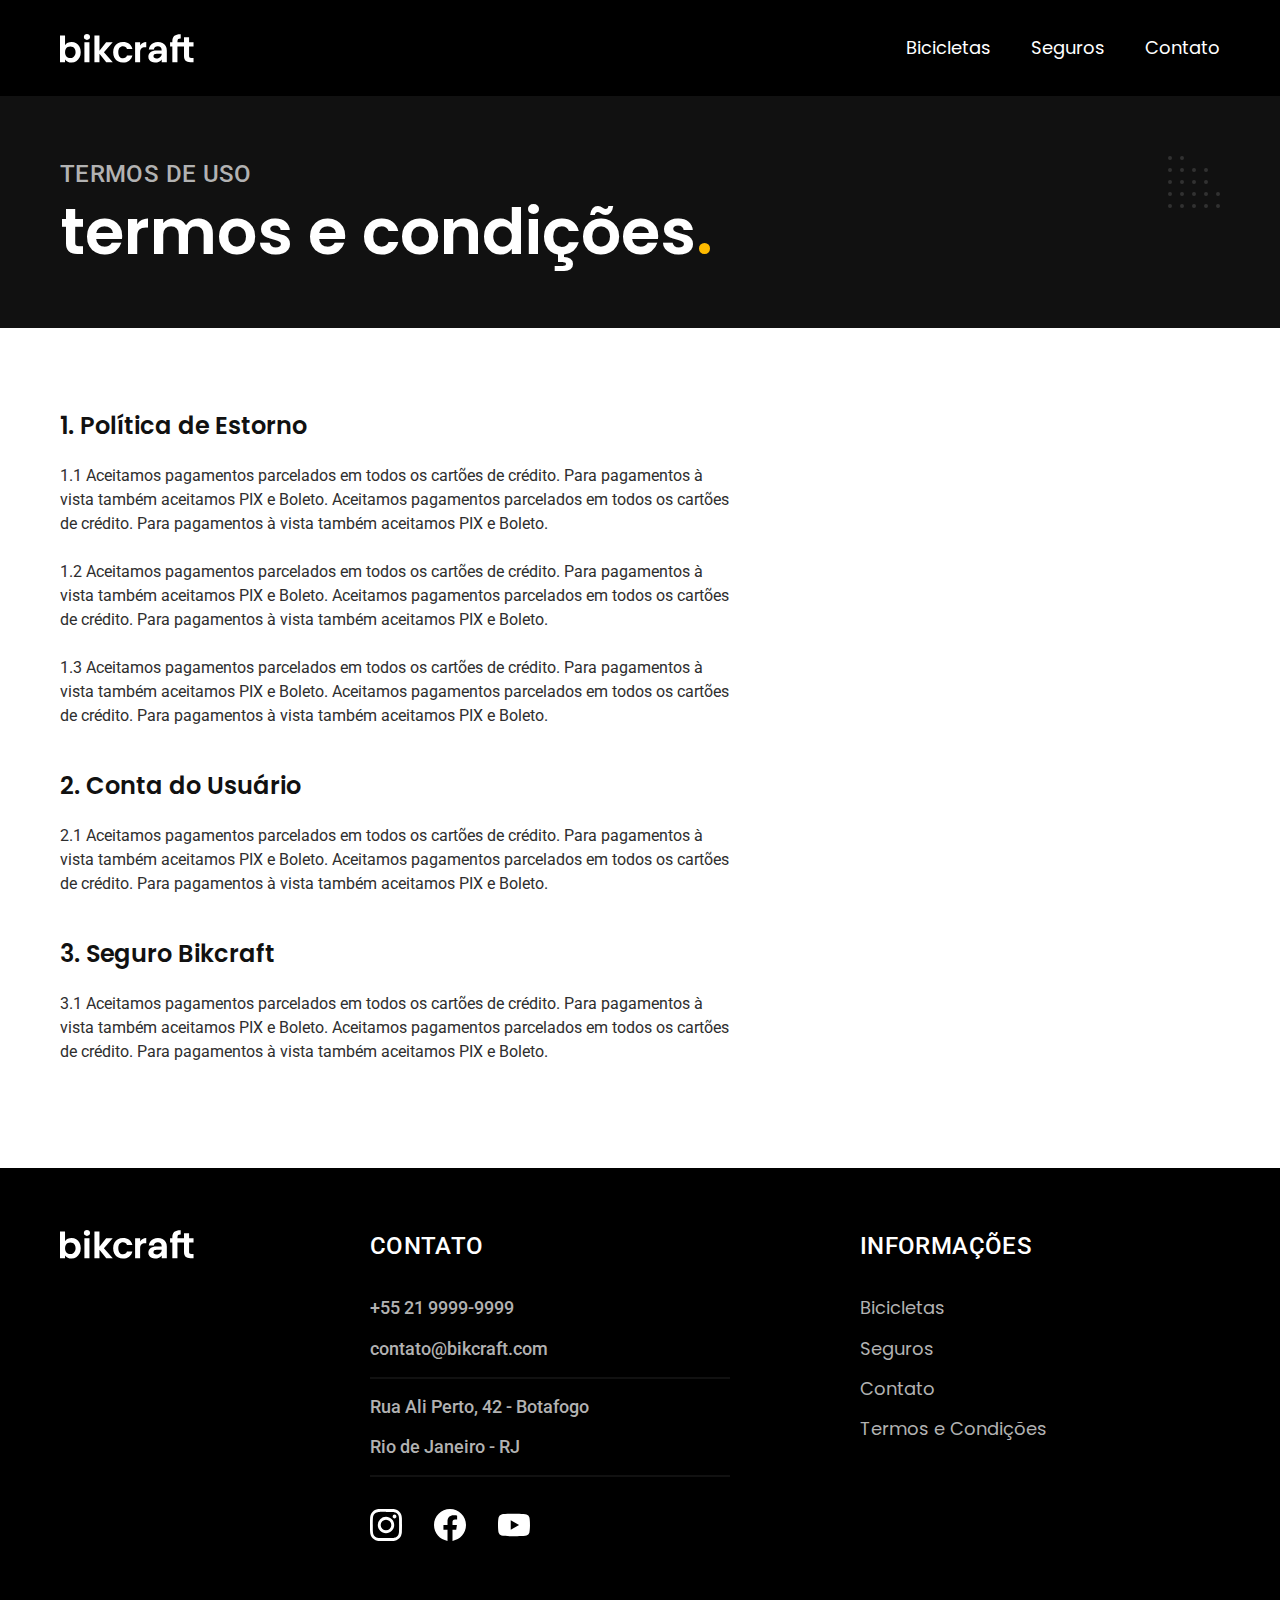
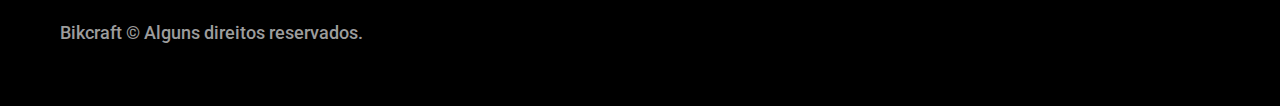
<file: termos.html>
<!DOCTYPE html>
<html lang="pt-br">

<head>
  <meta charset="UTF-8">
  <meta name="viewport" content="width=device-width, initial-scale=1.0">

  <title>Termos e Condições | Bikcraft</title>
  <meta name="description" content="Termos e condições.">

    <link rel="icon" href="./favicon.svg" type="image/svg+xml">
    <link rel="preload" href="./css/style.css" as="style">
  <link rel="stylesheet" href="./css/style.css">

    <link rel="preconnect" href="https://fonts.googleapis.com">
    <link rel="preconnect" href="https://fonts.gstatic.com" crossorigin>
    <link href="https://fonts.googleapis.com/css2?family=Merriweather:ital,wght@1,900&family=Poppins:wght@400;600&family=Roboto:wght@400;500&display=swap" rel="stylesheet">
    <script>document.documentElement.classList.add('js');</script>
</head>

<body id="termos">
  <header class="header-bg">
    <div class="header container">
      <a href="./">
        <img src="./img/bikcraft.svg" alt="Bikcraft">
      </a>

      <nav aria-label="primaria">
        <ul class="header-menu font-1-m cor-0">
          <li><a href="./bicicletas.html">Bicicletas</a></li>
          <li><a href="./seguros.html">Seguros</a></li>
          <li><a href="./contato.html">Contato</a></li>
        </ul>
      </nav>
    </div>
  </header>

  <main>
    <div class="titulo-bg">
      <div class="titulo container">
        <p class="font-2-l-b cor-5">Termos de uso</p>
        <h1 class="font-1-xxl cor-0">termos e condições<span class="cor-p1">.</span></h1>
      </div>
    </div>

    <div class="termos font-2-s cor-10 container">
      <h2 class="font-1-l cor-11">1. Política de Estorno</h2>
      <p>1.1 Aceitamos pagamentos parcelados em todos os cartões de crédito. Para pagamentos à vista também aceitamos PIX e Boleto. Aceitamos pagamentos parcelados em todos os cartões de crédito. Para pagamentos à vista também aceitamos PIX e Boleto.</p>
      <p>1.2 Aceitamos pagamentos parcelados em todos os cartões de crédito. Para pagamentos à vista também aceitamos PIX e Boleto. Aceitamos pagamentos parcelados em todos os cartões de crédito. Para pagamentos à vista também aceitamos PIX e Boleto.</p>
      <p>1.3 Aceitamos pagamentos parcelados em todos os cartões de crédito. Para pagamentos à vista também aceitamos PIX e Boleto. Aceitamos pagamentos parcelados em todos os cartões de crédito. Para pagamentos à vista também aceitamos PIX e Boleto.</p>
      <h2 class="font-1-l cor-11">2. Conta do Usuário</h2>
      <p>2.1 Aceitamos pagamentos parcelados em todos os cartões de crédito. Para pagamentos à vista também aceitamos PIX e Boleto. Aceitamos pagamentos parcelados em todos os cartões de crédito. Para pagamentos à vista também aceitamos PIX e Boleto.</p>
      <h2 class="font-1-l cor-11">3. Seguro Bikcraft</h2>
      <p>3.1 Aceitamos pagamentos parcelados em todos os cartões de crédito. Para pagamentos à vista também aceitamos PIX e Boleto. Aceitamos pagamentos parcelados em todos os cartões de crédito. Para pagamentos à vista também aceitamos PIX e Boleto.</p>
    </div>
  </main>

  <footer class="footer-bg">
    <div class="footer container">
      <img src="./img/bikcraft.svg" alt="Bikcraft">
      <div class="footer-contato">
        <h3 class="font-2-l-b cor-0">Contato</h3>
        <ul class="font-2-m cor-5">
          <li><a href="tel:+552199999999">+55 21 9999-9999</a></li>
          <li><a href="mailto:contato@bikcraft.com">contato@bikcraft.com</a></li>
          <li>Rua Ali Perto, 42 - Botafogo</li>
          <li>Rio de Janeiro - RJ</li>
        </ul>
        <div class="footer-redes">
          <a href="./">
            <img src="./img/redes/instagram.svg" alt="Instagram">
          </a>
          <a href="./">
            <img src="./img/redes/facebook.svg" alt="Facebook">
          </a>
          <a href="./">
            <img src="./img/redes/youtube.svg" alt="Youtube">
          </a>
        </div>
      </div>
      <div class="footer-informacoes">
        <h3 class="font-2-l-b cor-0">Informações</h3>
        <nav>
          <ul class="font-1-m cor-5">
            <li><a href="./bicicletas.html">Bicicletas</a></li>
            <li><a href="./seguros.html">Seguros</a></li>
            <li><a href="./contato.html">Contato</a></li>
            <li><a href="./termos.html">Termos e Condições</a></li>
          </ul>
        </nav>
      </div>
      <p class="footer-copy font-2-m cor-6">Bikcraft © Alguns direitos reservados.</p>
    </div>
  </footer>
    <script src="./js/script.js"></script>
</body>

</html>
</file>
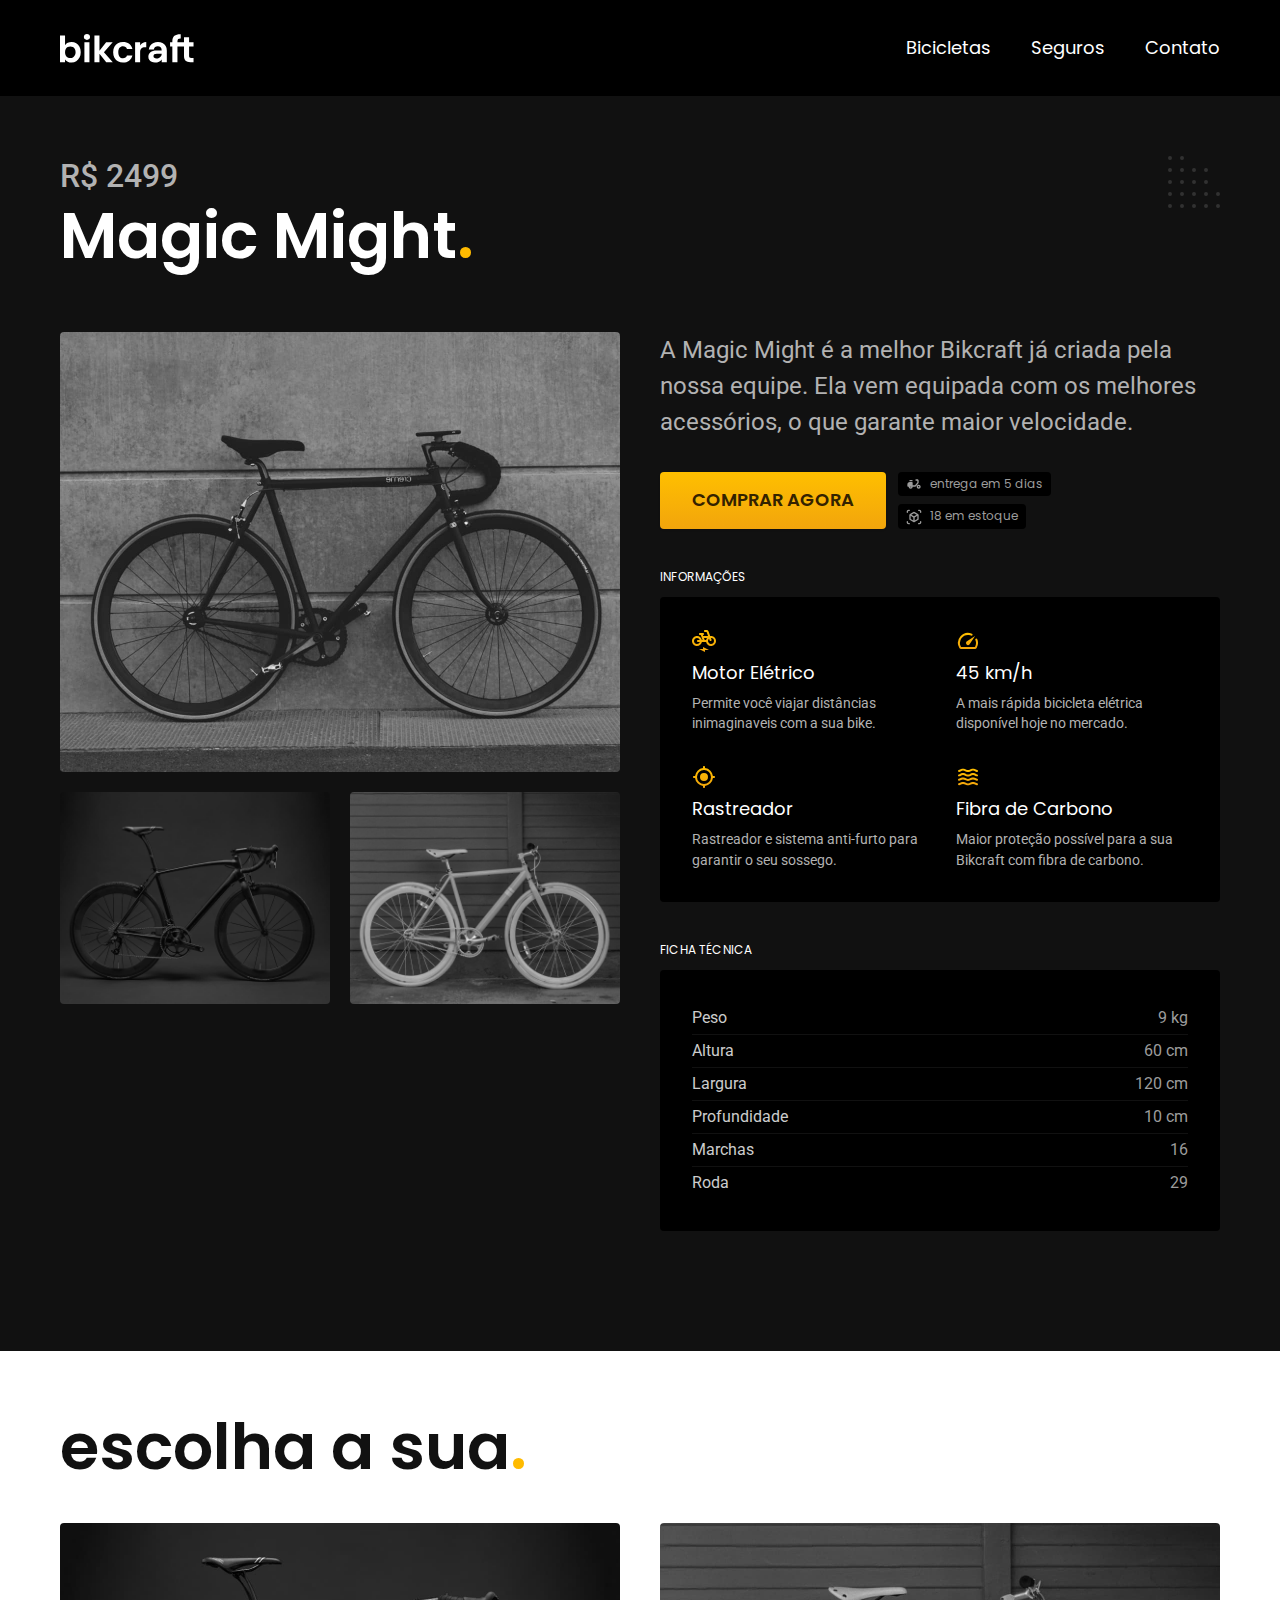
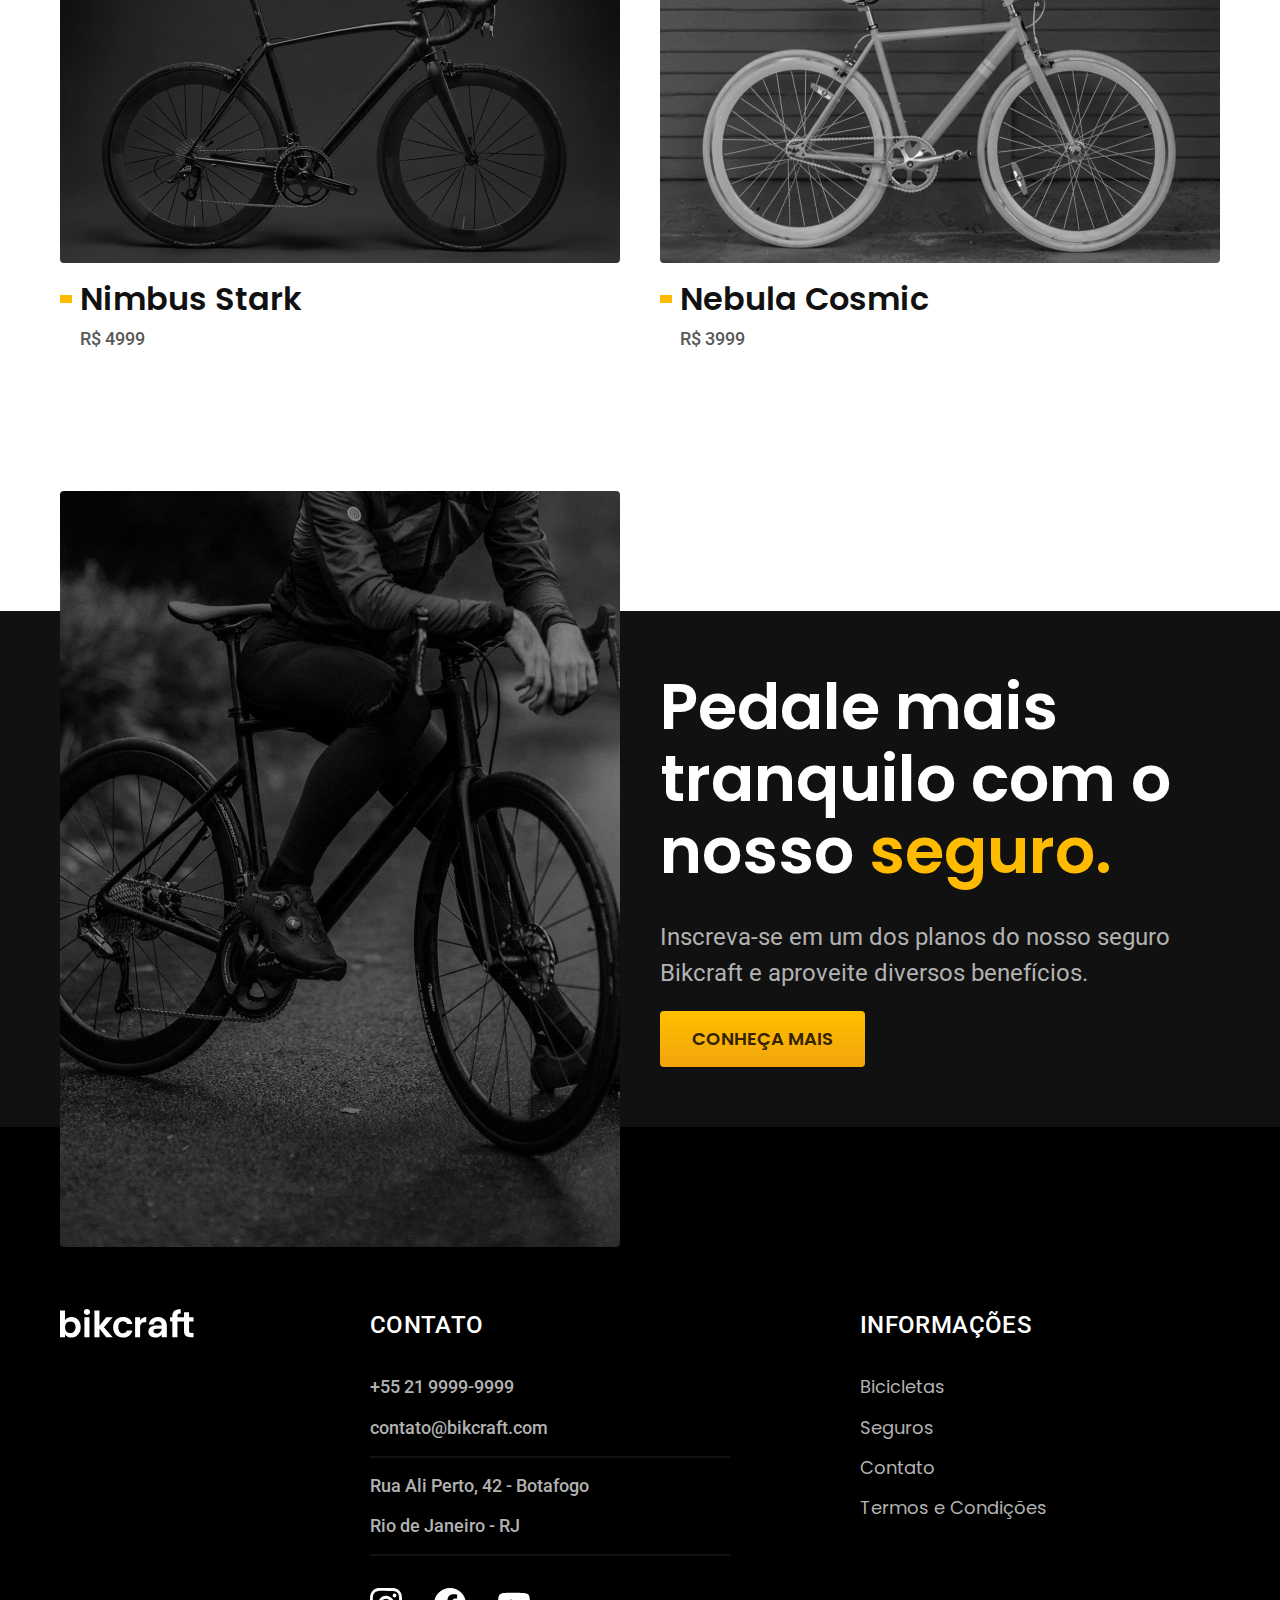
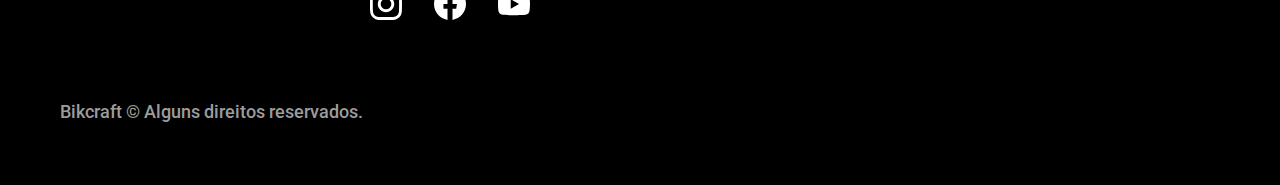
<file: bicicletas/magic.html>
<!DOCTYPE html>
<html lang="pt-br">

<head>
  <meta charset="UTF-8">
  <meta name="viewport" content="width=device-width, initial-scale=1.0">

  <title>Magic | Bikcraft</title>
  <meta name="description" content="Magic.">

  <link rel="icon" href="../favicon.svg" type="image/svg+xml">
  <link rel="preload" href="../css/style.css" as="style">
  <link rel="stylesheet" href="../css/style.css">

    <link rel="preconnect" href="https://fonts.googleapis.com">
    <link rel="preconnect" href="https://fonts.gstatic.com" crossorigin>
    <link href="https://fonts.googleapis.com/css2?family=Merriweather:ital,wght@1,900&family=Poppins:wght@400;600&family=Roboto:wght@400;500&display=swap" rel="stylesheet">
    <script>document.documentElement.classList.add('js');</script>
</head>

<body id="bicicleta">
  <header class="header-bg">
    <div class="header container">
      <a href="../">
        <img src="../img/bikcraft.svg" alt="Bikcraft">
      </a>

      <nav aria-label="primaria">
        <ul class="header-menu font-1-m cor-0">
          <li><a href="../bicicletas.html">Bicicletas</a></li>
          <li><a href="../seguros.html">Seguros</a></li>
          <li><a href="../contato.html">Contato</a></li>
        </ul>
      </nav>
    </div>
  </header>

  <main class="titulo-bg">
    <div>
      <div class="titulo container">
        <p class="font-2-xl cor-5">R$ 2499</p>
        <h1 class="font-1-xxl cor-0">Magic Might<span class="cor-p1">.</span></h1>
      </div>
    </div>
    <div class="bicicleta container">
      <div class="bicicleta-imagens">
        <img src="../img/bicicleta/nimbus2.jpg" alt="Bicicleta 1">
        <img src="../img/bicicleta/nimbus1.jpg" alt="Bicicleta 2">
        <img src="../img/bicicleta/nimbus3.jpg" alt="Bicicleta 3">
      </div>
      <div class="bicicleta-conteudo">
        <p class="font-2-l cor-5">A Magic Might é a melhor Bikcraft já criada pela nossa equipe. Ela vem equipada com os melhores acessórios, o que garante maior velocidade.</p>
        <div class="bicicleta-comprar">
          <a class="botao" href="../orcamento.html?tipo=bikcraft&produto=magic">Comprar Agora</a>
          <span class="font-1-xs cor-6"><img src="../img/icones/entrega.svg" alt=""> entrega em 5 dias</span>
          <span class="font-1-xs cor-6"><img src="../img/icones/estoque.svg" alt=""> 18 em estoque</span>
        </div>

        <h2 class="font-1-xs cor-0">Informações</h2>
        <ul class="bicicleta-informacoes">
          <li>
            <img src="../img/icones/eletrica.svg" alt="">
            <h3 class="font-1-m cor-0">Motor Elétrico</h3>
            <p class="font-2-xs cor-5">Permite você viajar distâncias inimaginaveis com a sua bike.</p>
          </li>
          <li>
            <img src="../img/icones/velocidade.svg" alt="">
            <h3 class="font-1-m cor-0">45 km/h</h3>
            <p class="font-2-xs cor-5">A mais rápida bicicleta elétrica disponível hoje no mercado.</p>
          </li>
          <li>
            <img src="../img/icones/rastreador.svg" alt="">
            <h3 class="font-1-m cor-0">Rastreador</h3>
            <p class="font-2-xs cor-5">Rastreador e sistema anti-furto para garantir o seu sossego.</p>
          </li>
          <li>
            <img src="../img/icones/carbono.svg" alt="">
            <h3 class="font-1-m cor-0">Fibra de Carbono</h3>
            <p class="font-2-xs cor-5">Maior proteção possível para a sua Bikcraft com fibra de carbono.</p>
          </li>
        </ul>
        <h2 class="font-1-xs cor-0">Ficha Técnica</h2>
        <ul class="bicicleta-ficha font-2-s cor-4">
          <li>Peso <span>9 kg</span></li>
          <li>Altura <span>60 cm</span></li>
          <li>Largura <span>120 cm</span></li>
          <li>Profundidade <span>10 cm</span></li>
          <li>Marchas <span>16</span></li>
          <li>Roda <span>29</span></li>
        </ul>
      </div>
    </div>
  </main>

  <article class="bicicletas-lista container">
    <h2 class="font-1-xxl">escolha a sua<span class="cor-p1">.</span></h2>

    <ul>
      <li>
        <a href="./nimbus.html">
          <img src="../img/bicicletas/nimbus.jpg" alt="Bicicleta preta">
          <h3 class="font-1-xl">Nimbus Stark</h3>
          <span class="font-2-m cor-8">R$ 4999</span>
        </a>
      </li>
      <li>
        <a href="./nebula.html">
          <img src="../img/bicicletas/nebula.jpg" alt="Bicicleta preta">
          <h3 class="font-1-xl">Nebula Cosmic</h3>
          <span class="font-2-m cor-8">R$ 3999</span>
        </a>
      </li>
    </ul>
  </article>

  <article class="seguro-bg">
    <div class="seguro container">
      <div class="seguro-imagem">
        <img src="../img/fotos/seguros.jpg" alt="Pessoa parada em cima de uma bicicleta.">
      </div>
      <div class="seguro-conteudo">
        <h2 class="font-1-xxl cor-0">Pedale mais tranquilo com o nosso <span class="cor-p1">seguro.</span></h2>
        <p class="font-2-l cor-5">Inscreva-se em um dos planos do nosso seguro Bikcraft e aproveite diversos benefícios.</p>
        <a class="botao" href="../seguros.html">Conheça Mais</a>
      </div>
    </div>
  </article>

  <footer class="footer-bg">
    <div class="footer container">
      <img src="../img/bikcraft.svg" alt="Bikcraft">
      <div class="footer-contato">
        <h3 class="font-2-l-b cor-0">Contato</h3>
        <ul class="font-2-m cor-5">
          <li><a href="tel:+552199999999">+55 21 9999-9999</a></li>
          <li><a href="mailto:contato@bikcraft.com">contato@bikcraft.com</a></li>
          <li>Rua Ali Perto, 42 - Botafogo</li>
          <li>Rio de Janeiro - RJ</li>
        </ul>
        <div class="footer-redes">
          <a href="../">
            <img src="../img/redes/instagram.svg" alt="Instagram">
          </a>
          <a href="../">
            <img src="../img/redes/facebook.svg" alt="Facebook">
          </a>
          <a href="../">
            <img src="../img/redes/youtube.svg" alt="Youtube">
          </a>
        </div>
      </div>
      <div class="footer-informacoes">
        <h3 class="font-2-l-b cor-0">Informações</h3>
        <nav>
          <ul class="font-1-m cor-5">
            <li><a href="../bicicletas.html">Bicicletas</a></li>
            <li><a href="../seguros.html">Seguros</a></li>
            <li><a href="../contato.html">Contato</a></li>
            <li><a href="../termos.html">Termos e Condições</a></li>
          </ul>
        </nav>
      </div>
      <p class="footer-copy font-2-m cor-6">Bikcraft © Alguns direitos reservados.</p>
    </div>
  </footer>
    <script src="../js/script.js"></script>
</body>

</html>
</file>
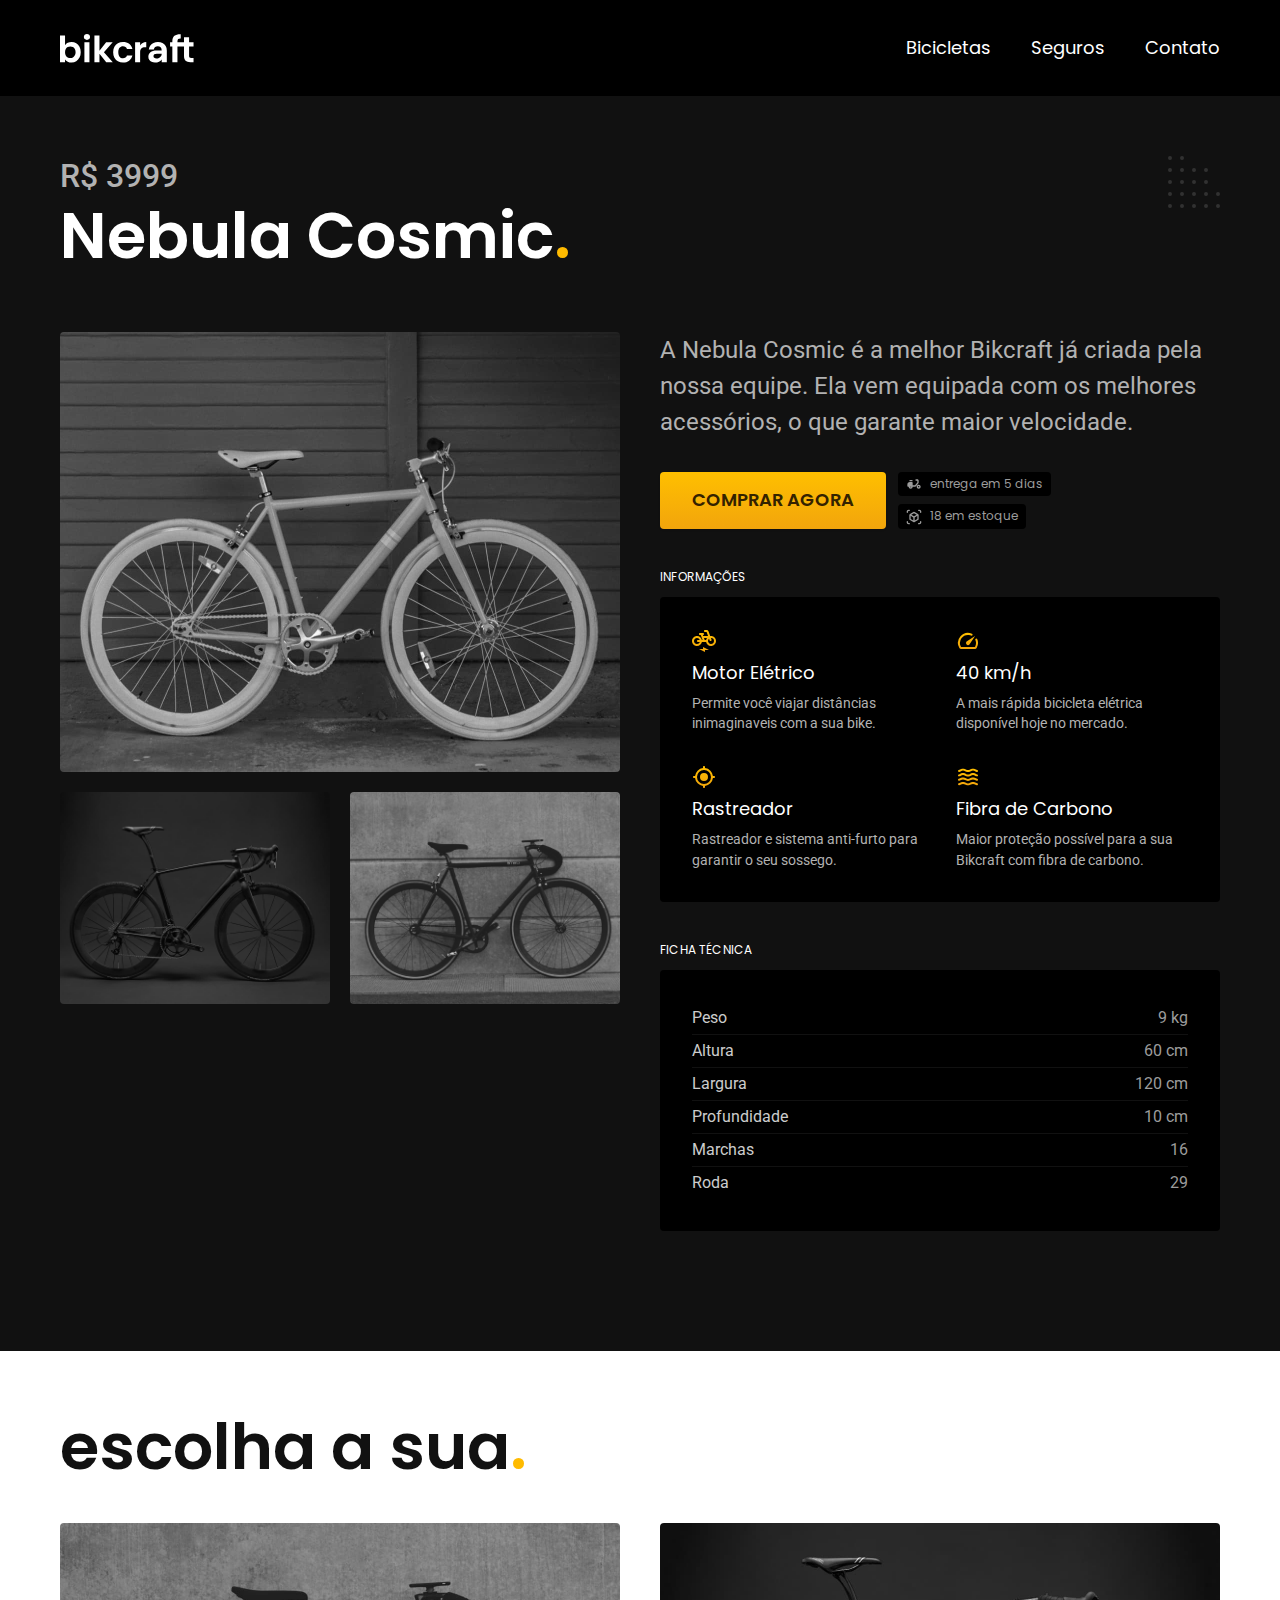
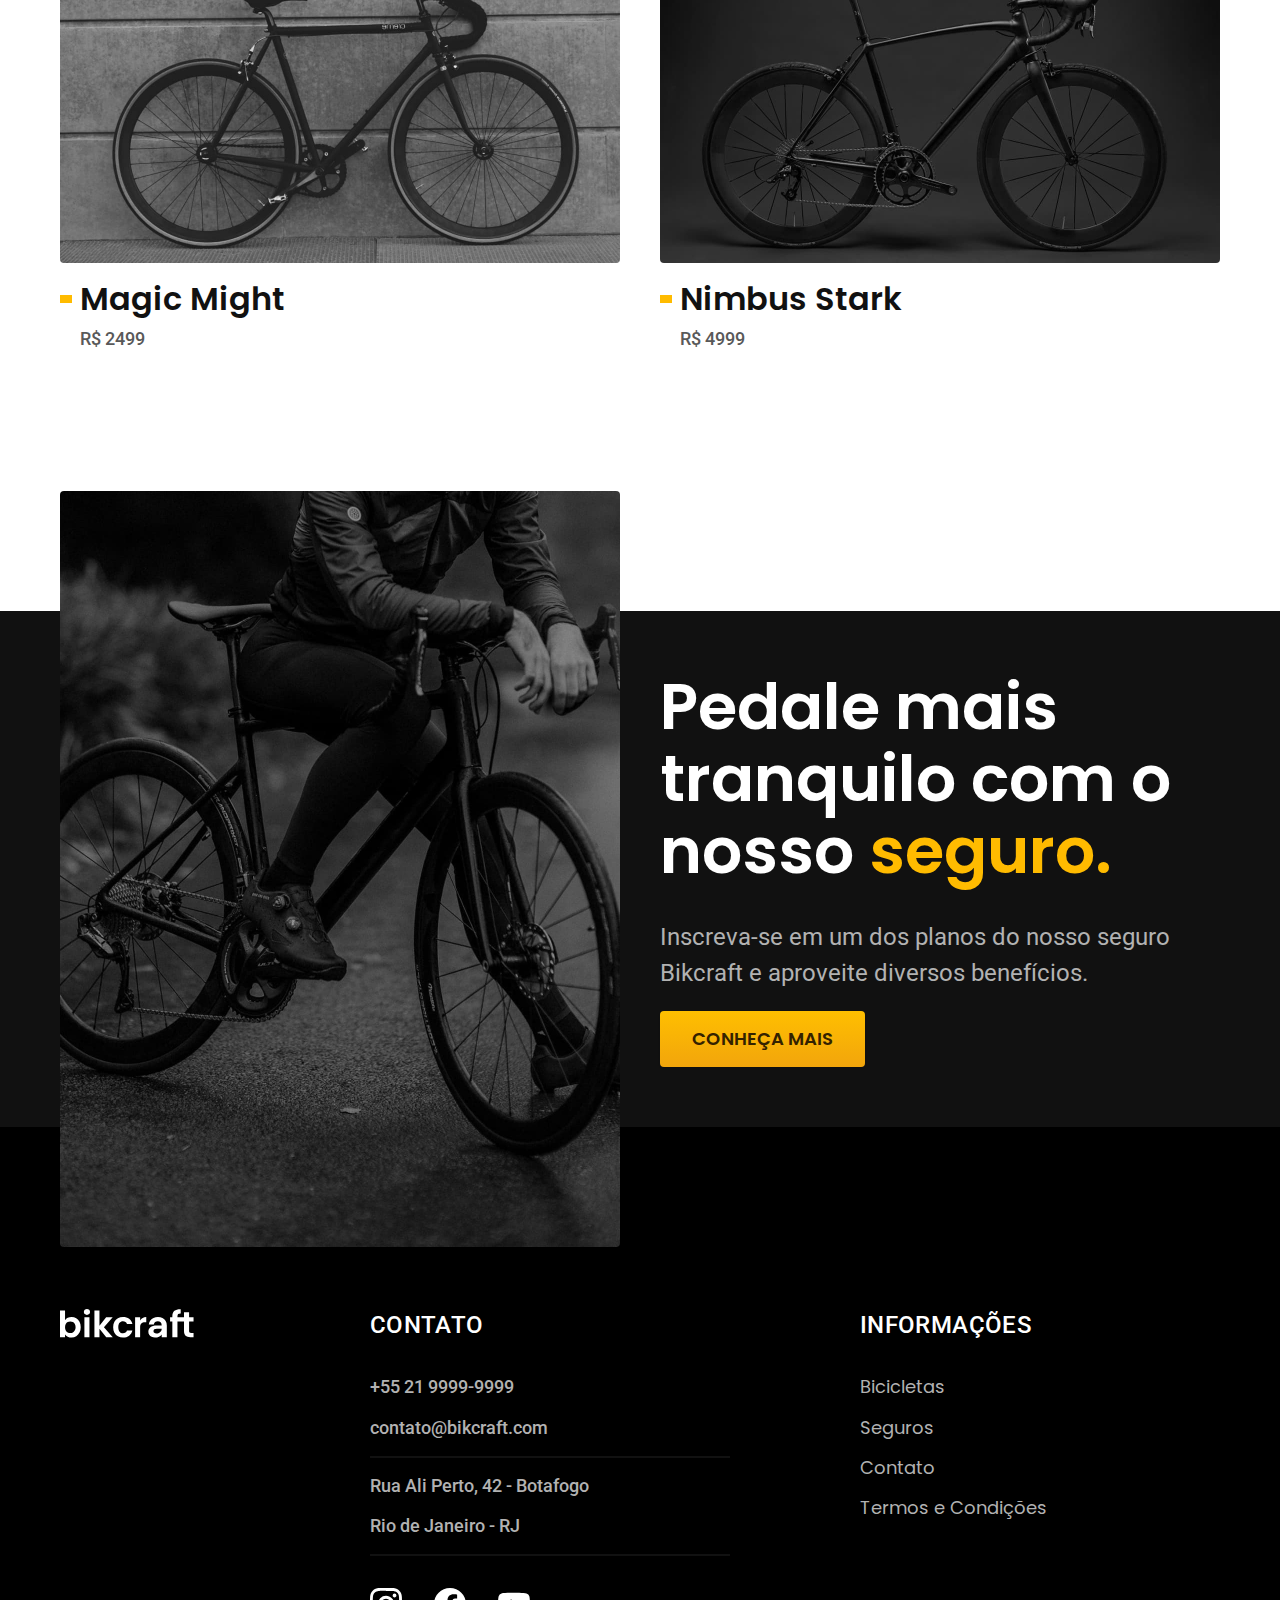
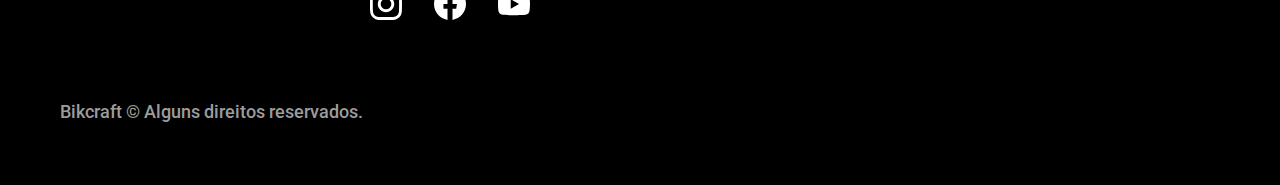
<file: bicicletas/nebula.html>
<!DOCTYPE html>
<html lang="pt-br">

<head>
  <meta charset="UTF-8">
  <meta name="viewport" content="width=device-width, initial-scale=1.0">

  <title>Nebula | Bikcraft</title>
  <meta name="description" content="Nebula.">

  <link rel="icon" href="../favicon.svg" type="image/svg+xml">
  <link rel="preload" href="../css/style.css" as="style">
  <link rel="stylesheet" href="../css/style.css">

    <link rel="preconnect" href="https://fonts.googleapis.com">
    <link rel="preconnect" href="https://fonts.gstatic.com" crossorigin>
    <link href="https://fonts.googleapis.com/css2?family=Merriweather:ital,wght@1,900&family=Poppins:wght@400;600&family=Roboto:wght@400;500&display=swap" rel="stylesheet">
    <script>document.documentElement.classList.add('js');</script>
</head>

<body id="bicicleta">
  <header class="header-bg">
    <div class="header container">
      <a href="../">
        <img src="../img/bikcraft.svg" alt="Bikcraft">
      </a>

      <nav aria-label="primaria">
        <ul class="header-menu font-1-m cor-0">
          <li><a href="../bicicletas.html">Bicicletas</a></li>
          <li><a href="../seguros.html">Seguros</a></li>
          <li><a href="../contato.html">Contato</a></li>
        </ul>
      </nav>
    </div>
  </header>

  <main class="titulo-bg">
    <div>
      <div class="titulo container">
        <p class="font-2-xl cor-5">R$ 3999</p>
        <h1 class="font-1-xxl cor-0">Nebula Cosmic<span class="cor-p1">.</span></h1>
      </div>
    </div>
    <div class="bicicleta container">
      <div class="bicicleta-imagens">
        <img src="../img/bicicleta/nimbus3.jpg" alt="Bicicleta 1">
        <img src="../img/bicicleta/nimbus1.jpg" alt="Bicicleta 2">
        <img src="../img/bicicleta/nimbus2.jpg" alt="Bicicleta 3">
      </div>
      <div class="bicicleta-conteudo">
        <p class="font-2-l cor-5">A Nebula Cosmic é a melhor Bikcraft já criada pela nossa equipe. Ela vem equipada com os melhores acessórios, o que garante maior velocidade.</p>
        <div class="bicicleta-comprar">
          <a class="botao" href="../orcamento.html?tipo=bikcraft&produto=nebula">Comprar Agora</a>
          <span class="font-1-xs cor-6"><img src="../img/icones/entrega.svg" alt=""> entrega em 5 dias</span>
          <span class="font-1-xs cor-6"><img src="../img/icones/estoque.svg" alt=""> 18 em estoque</span>
        </div>

        <h2 class="font-1-xs cor-0">Informações</h2>
        <ul class="bicicleta-informacoes">
          <li>
            <img src="../img/icones/eletrica.svg" alt="">
            <h3 class="font-1-m cor-0">Motor Elétrico</h3>
            <p class="font-2-xs cor-5">Permite você viajar distâncias inimaginaveis com a sua bike.</p>
          </li>
          <li>
            <img src="../img/icones/velocidade.svg" alt="">
            <h3 class="font-1-m cor-0">40 km/h</h3>
            <p class="font-2-xs cor-5">A mais rápida bicicleta elétrica disponível hoje no mercado.</p>
          </li>
          <li>
            <img src="../img/icones/rastreador.svg" alt="">
            <h3 class="font-1-m cor-0">Rastreador</h3>
            <p class="font-2-xs cor-5">Rastreador e sistema anti-furto para garantir o seu sossego.</p>
          </li>
          <li>
            <img src="../img/icones/carbono.svg" alt="">
            <h3 class="font-1-m cor-0">Fibra de Carbono</h3>
            <p class="font-2-xs cor-5">Maior proteção possível para a sua Bikcraft com fibra de carbono.</p>
          </li>
        </ul>
        <h2 class="font-1-xs cor-0">Ficha Técnica</h2>
        <ul class="bicicleta-ficha font-2-s cor-4">
          <li>Peso <span>9 kg</span></li>
          <li>Altura <span>60 cm</span></li>
          <li>Largura <span>120 cm</span></li>
          <li>Profundidade <span>10 cm</span></li>
          <li>Marchas <span>16</span></li>
          <li>Roda <span>29</span></li>
        </ul>
      </div>
    </div>
  </main>

  <article class="bicicletas-lista container">
    <h2 class="font-1-xxl">escolha a sua<span class="cor-p1">.</span></h2>

    <ul>
      <li>
        <a href="./magic.html">
          <img src="../img/bicicletas/magic.jpg" alt="Bicicleta preta">
          <h3 class="font-1-xl">Magic Might</h3>
          <span class="font-2-m cor-8">R$ 2499</span>
        </a>
      </li>
      <li>
        <a href="./nimbus.html">
          <img src="../img/bicicletas/nimbus.jpg" alt="Bicicleta preta">
          <h3 class="font-1-xl">Nimbus Stark</h3>
          <span class="font-2-m cor-8">R$ 4999</span>
        </a>
      </li>
    </ul>
  </article>

  <article class="seguro-bg">
    <div class="seguro container">
      <div class="seguro-imagem">
        <img src="../img/fotos/seguros.jpg" alt="Pessoa parada em cima de uma bicicleta.">
      </div>
      <div class="seguro-conteudo">
        <h2 class="font-1-xxl cor-0">Pedale mais tranquilo com o nosso <span class="cor-p1">seguro.</span></h2>
        <p class="font-2-l cor-5">Inscreva-se em um dos planos do nosso seguro Bikcraft e aproveite diversos benefícios.</p>
        <a class="botao" href="../seguros.html">Conheça Mais</a>
      </div>
    </div>
  </article>

  <footer class="footer-bg">
    <div class="footer container">
      <img src="../img/bikcraft.svg" alt="Bikcraft">
      <div class="footer-contato">
        <h3 class="font-2-l-b cor-0">Contato</h3>
        <ul class="font-2-m cor-5">
          <li><a href="tel:+552199999999">+55 21 9999-9999</a></li>
          <li><a href="mailto:contato@bikcraft.com">contato@bikcraft.com</a></li>
          <li>Rua Ali Perto, 42 - Botafogo</li>
          <li>Rio de Janeiro - RJ</li>
        </ul>
        <div class="footer-redes">
          <a href="../">
            <img src="../img/redes/instagram.svg" alt="Instagram">
          </a>
          <a href="../">
            <img src="../img/redes/facebook.svg" alt="Facebook">
          </a>
          <a href="../">
            <img src="../img/redes/youtube.svg" alt="Youtube">
          </a>
        </div>
      </div>
      <div class="footer-informacoes">
        <h3 class="font-2-l-b cor-0">Informações</h3>
        <nav>
          <ul class="font-1-m cor-5">
            <li><a href="../bicicletas.html">Bicicletas</a></li>
            <li><a href="../seguros.html">Seguros</a></li>
            <li><a href="../contato.html">Contato</a></li>
            <li><a href="../termos.html">Termos e Condições</a></li>
          </ul>
        </nav>
      </div>
      <p class="footer-copy font-2-m cor-6">Bikcraft © Alguns direitos reservados.</p>
    </div>
  </footer>
    <script src="../js/script.js"></script>
</body>

</html>
</file>
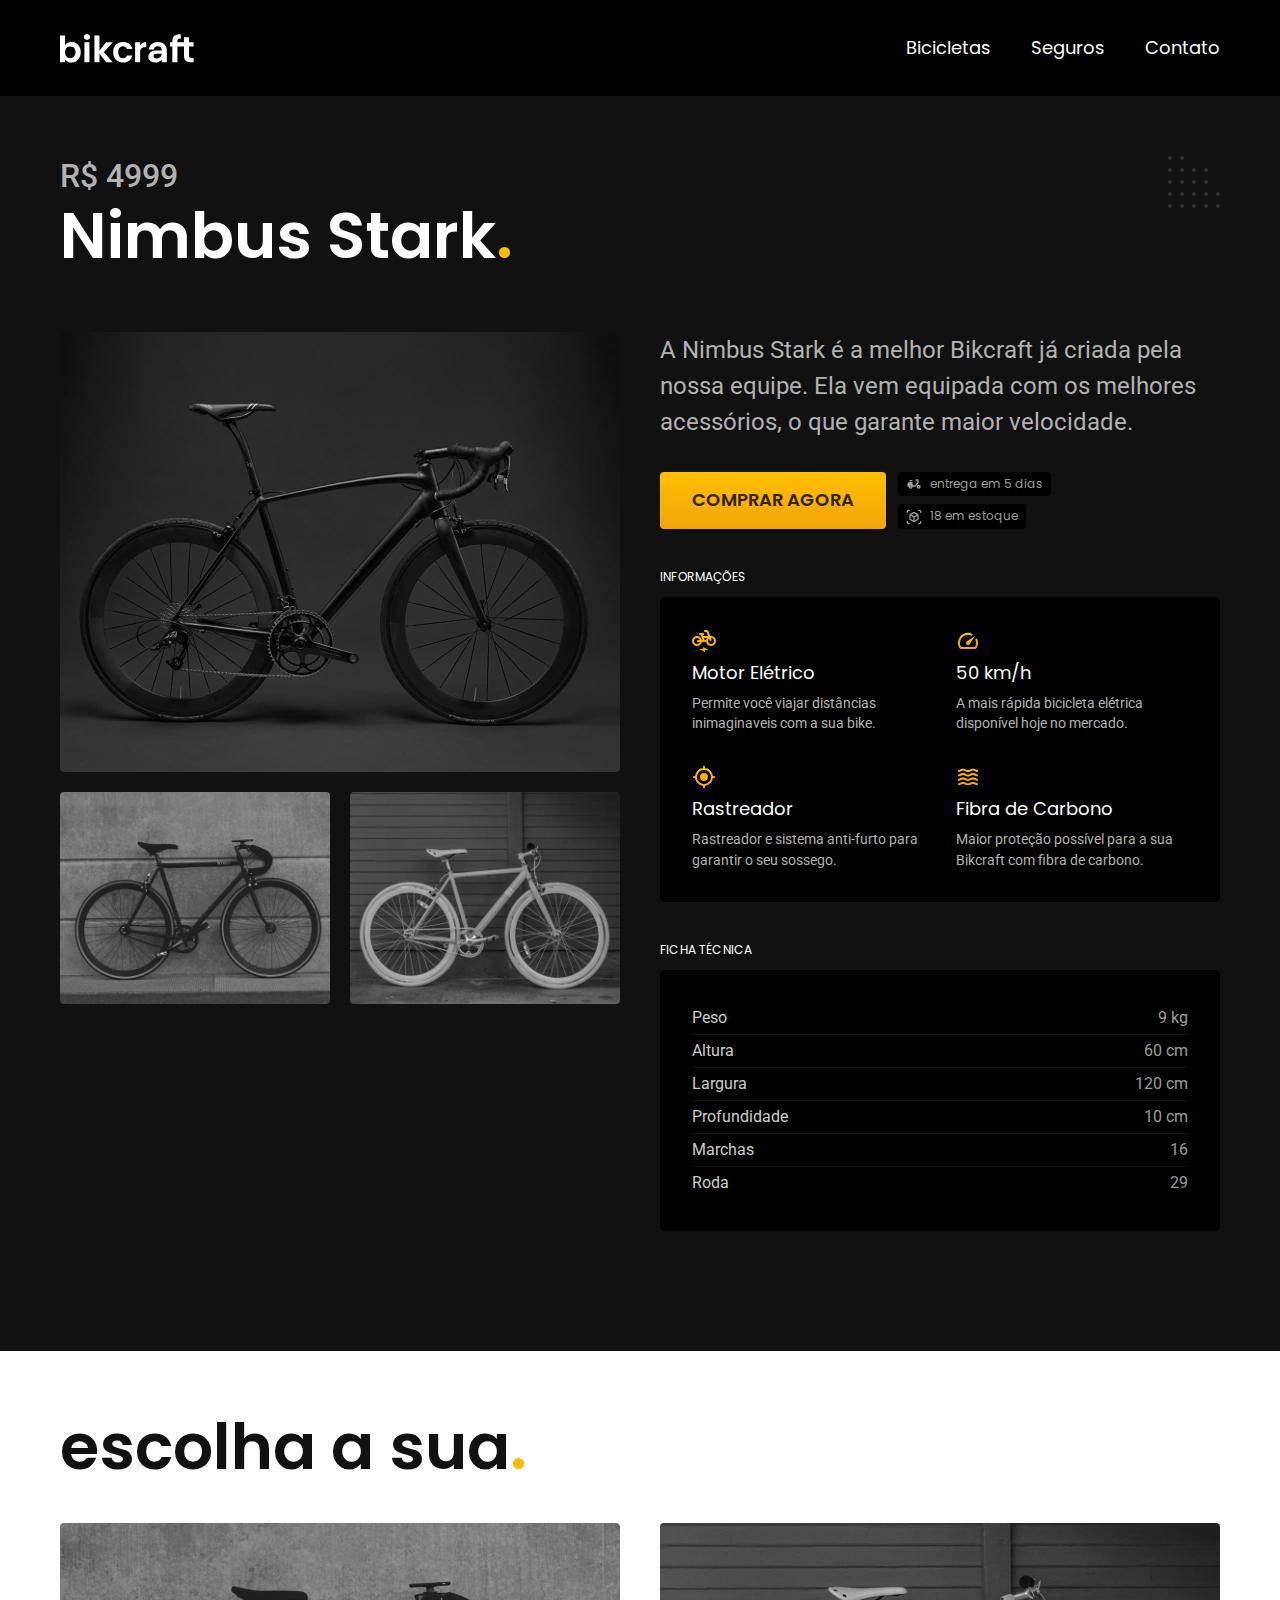
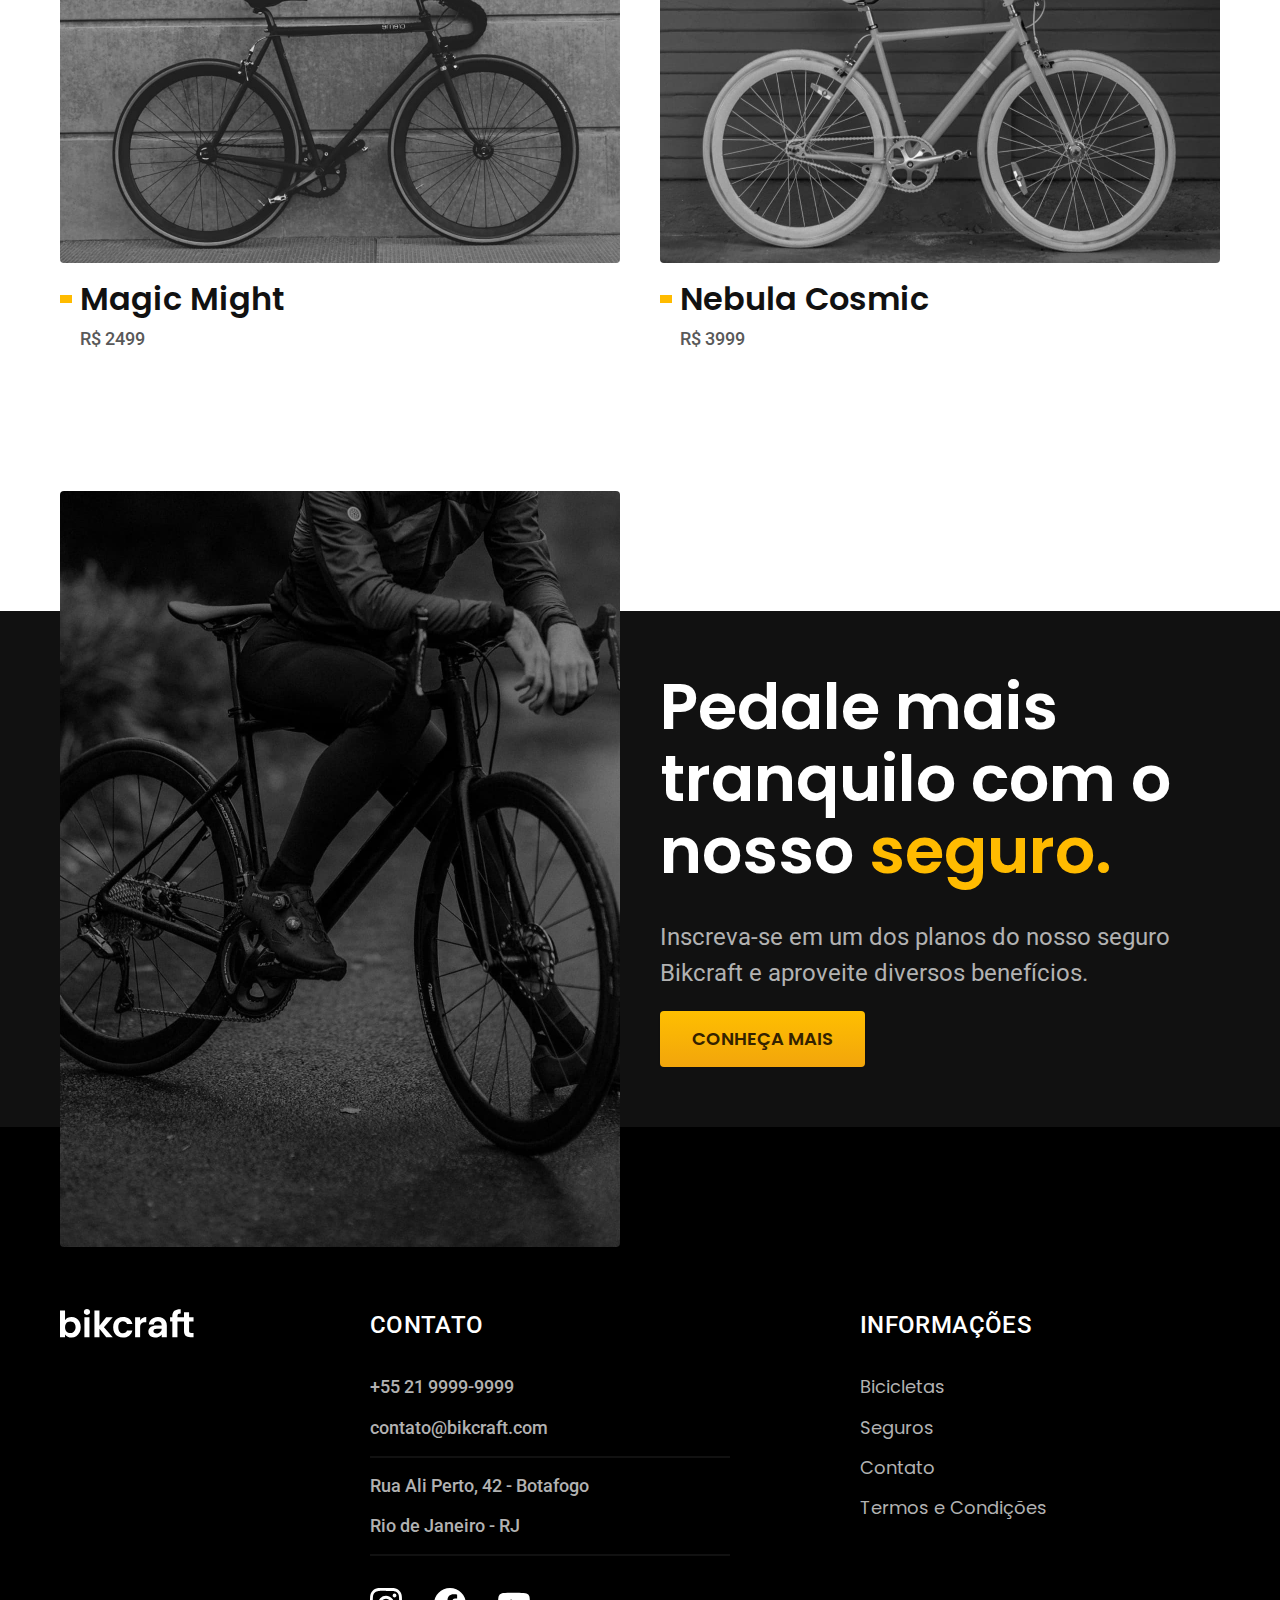
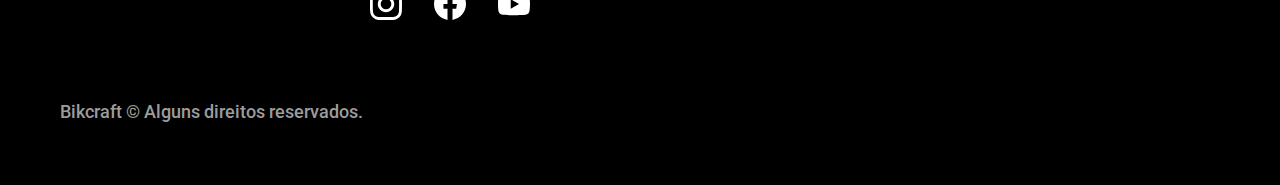
<file: bicicletas/nimbus.html>
<!DOCTYPE html>
<html lang="pt-br">

<head>
  <meta charset="UTF-8">
  <meta name="viewport" content="width=device-width, initial-scale=1.0">

  <title>Nimbus | Bikcraft</title>
  <meta name="description" content="Nimbus.">

  <link rel="icon" href="../favicon.svg" type="image/svg+xml">
  <link rel="preload" href="../css/style.css" as="style">
  <link rel="stylesheet" href="../css/style.css">

    <link rel="preconnect" href="https://fonts.googleapis.com">
    <link rel="preconnect" href="https://fonts.gstatic.com" crossorigin>
    <link href="https://fonts.googleapis.com/css2?family=Merriweather:ital,wght@1,900&family=Poppins:wght@400;600&family=Roboto:wght@400;500&display=swap" rel="stylesheet">
    <script>document.documentElement.classList.add('js');</script>
</head>

<body id="bicicleta">
  <header class="header-bg">
    <div class="header container">
      <a href="../">
        <img src="../img/bikcraft.svg" alt="Bikcraft">
      </a>

      <nav aria-label="primaria">
        <ul class="header-menu font-1-m cor-0">
          <li><a href="../bicicletas.html">Bicicletas</a></li>
          <li><a href="../seguros.html">Seguros</a></li>
          <li><a href="../contato.html">Contato</a></li>
        </ul>
      </nav>
    </div>
  </header>

  <main class="titulo-bg">
    <div>
      <div class="titulo container">
        <p class="font-2-xl cor-5">R$ 4999</p>
        <h1 class="font-1-xxl cor-0">Nimbus Stark<span class="cor-p1">.</span></h1>
      </div>
    </div>
    <div class="bicicleta container">
      <div class="bicicleta-imagens">
        <img src="../img/bicicleta/nimbus1.jpg" alt="Bicicleta 1">
        <img src="../img/bicicleta/nimbus2.jpg" alt="Bicicleta 2">
        <img src="../img/bicicleta/nimbus3.jpg" alt="Bicicleta 3">
      </div>
      <div class="bicicleta-conteudo">
        <p class="font-2-l cor-5">A Nimbus Stark é a melhor Bikcraft já criada pela nossa equipe. Ela vem equipada com os melhores acessórios, o que garante maior velocidade.</p>
        <div class="bicicleta-comprar">
          <a class="botao" href="../orcamento.html?tipo=bikcraft&produto=nimbus">Comprar Agora</a>
          <span class="font-1-xs cor-6"><img src="../img/icones/entrega.svg" alt=""> entrega em 5 dias</span>
          <span class="font-1-xs cor-6"><img src="../img/icones/estoque.svg" alt=""> 18 em estoque</span>
        </div>

        <h2 class="font-1-xs cor-0">Informações</h2>
        <ul class="bicicleta-informacoes">
          <li>
            <img src="../img/icones/eletrica.svg" alt="">
            <h3 class="font-1-m cor-0">Motor Elétrico</h3>
            <p class="font-2-xs cor-5">Permite você viajar distâncias inimaginaveis com a sua bike.</p>
          </li>
          <li>
            <img src="../img/icones/velocidade.svg" alt="">
            <h3 class="font-1-m cor-0">50 km/h</h3>
            <p class="font-2-xs cor-5">A mais rápida bicicleta elétrica disponível hoje no mercado.</p>
          </li>
          <li>
            <img src="../img/icones/rastreador.svg" alt="">
            <h3 class="font-1-m cor-0">Rastreador</h3>
            <p class="font-2-xs cor-5">Rastreador e sistema anti-furto para garantir o seu sossego.</p>
          </li>
          <li>
            <img src="../img/icones/carbono.svg" alt="">
            <h3 class="font-1-m cor-0">Fibra de Carbono</h3>
            <p class="font-2-xs cor-5">Maior proteção possível para a sua Bikcraft com fibra de carbono.</p>
          </li>
        </ul>
        <h2 class="font-1-xs cor-0">Ficha Técnica</h2>
        <ul class="bicicleta-ficha font-2-s cor-4">
          <li>Peso <span>9 kg</span></li>
          <li>Altura <span>60 cm</span></li>
          <li>Largura <span>120 cm</span></li>
          <li>Profundidade <span>10 cm</span></li>
          <li>Marchas <span>16</span></li>
          <li>Roda <span>29</span></li>
        </ul>
      </div>
    </div>
  </main>

  <article class="bicicletas-lista container">
    <h2 class="font-1-xxl">escolha a sua<span class="cor-p1">.</span></h2>

    <ul>
      <li>
        <a href="./magic.html">
          <img src="../img/bicicletas/magic.jpg" alt="Bicicleta preta">
          <h3 class="font-1-xl">Magic Might</h3>
          <span class="font-2-m cor-8">R$ 2499</span>
        </a>
      </li>
      <li>
        <a href="./nebula.html">
          <img src="../img/bicicletas/nebula.jpg" alt="Bicicleta preta">
          <h3 class="font-1-xl">Nebula Cosmic</h3>
          <span class="font-2-m cor-8">R$ 3999</span>
        </a>
      </li>
    </ul>
  </article>

  <article class="seguro-bg">
    <div class="seguro container">
      <div class="seguro-imagem">
        <img src="../img/fotos/seguros.jpg" alt="Pessoa parada em cima de uma bicicleta.">
      </div>
      <div class="seguro-conteudo">
        <h2 class="font-1-xxl cor-0">Pedale mais tranquilo com o nosso <span class="cor-p1">seguro.</span></h2>
        <p class="font-2-l cor-5">Inscreva-se em um dos planos do nosso seguro Bikcraft e aproveite diversos benefícios.</p>
        <a class="botao" href="../seguros.html">Conheça Mais</a>
      </div>
    </div>
  </article>

  <footer class="footer-bg">
    <div class="footer container">
      <img src="../img/bikcraft.svg" alt="Bikcraft">
      <div class="footer-contato">
        <h3 class="font-2-l-b cor-0">Contato</h3>
        <ul class="font-2-m cor-5">
          <li><a href="tel:+552199999999">+55 21 9999-9999</a></li>
          <li><a href="mailto:contato@bikcraft.com">contato@bikcraft.com</a></li>
          <li>Rua Ali Perto, 42 - Botafogo</li>
          <li>Rio de Janeiro - RJ</li>
        </ul>
        <div class="footer-redes">
          <a href="../">
            <img src="../img/redes/instagram.svg" alt="Instagram">
          </a>
          <a href="../">
            <img src="../img/redes/facebook.svg" alt="Facebook">
          </a>
          <a href="../">
            <img src="../img/redes/youtube.svg" alt="Youtube">
          </a>
        </div>
      </div>
      <div class="footer-informacoes">
        <h3 class="font-2-l-b cor-0">Informações</h3>
        <nav>
          <ul class="font-1-m cor-5">
            <li><a href="../bicicletas.html">Bicicletas</a></li>
            <li><a href="../seguros.html">Seguros</a></li>
            <li><a href="../contato.html">Contato</a></li>
            <li><a href="../termos.html">Termos e Condições</a></li>
          </ul>
        </nav>
      </div>
      <p class="footer-copy font-2-m cor-6">Bikcraft © Alguns direitos reservados.</p>
    </div>
  </footer>
    <script src="../js/script.js"></script>
</body>

</html>
</file>
<file: css/style.css>
@import '../css/global/global.css';
@import '../css/utilidades/tipografia.css';
@import '../css/utilidades/cores.css';
@import '../css/utilidades/animacao.css';

@import '../css/global/header.css';
@import '../css/global/footer.css';

/* Utilidades */
@import '../css/utilidades/componentes.css';
@import '../css/utilidades/formulario.css';

/* Home */
@import '../css/home/introducao.css';
@import '../css/home/tecnologia.css';
@import '../css/home/parceiros.css';
@import '../css/home/depoimento.css';

/* Bicicletas */
@import '../css/bicicletas/bicicletas-lista.css';
@import '../css/bicicletas/bicicletas.css';

/* Bicicleta */
@import '../css/bicicleta/bicicleta.css';
@import '../css/bicicleta/seguro.css';

/* Seguros */
@import '../css/seguros/seguros.css';
@import '../css/seguros/vantagens.css';
@import '../css/seguros/perguntas.css';

/* Contato */
@import '../css/contato/contato.css';
@import '../css/contato/lojas.css';

/* Contato */
@import '../css/orcamento/orcamento.css';

/* Termos */
@import '../css/termos/termos.css';
</file>
